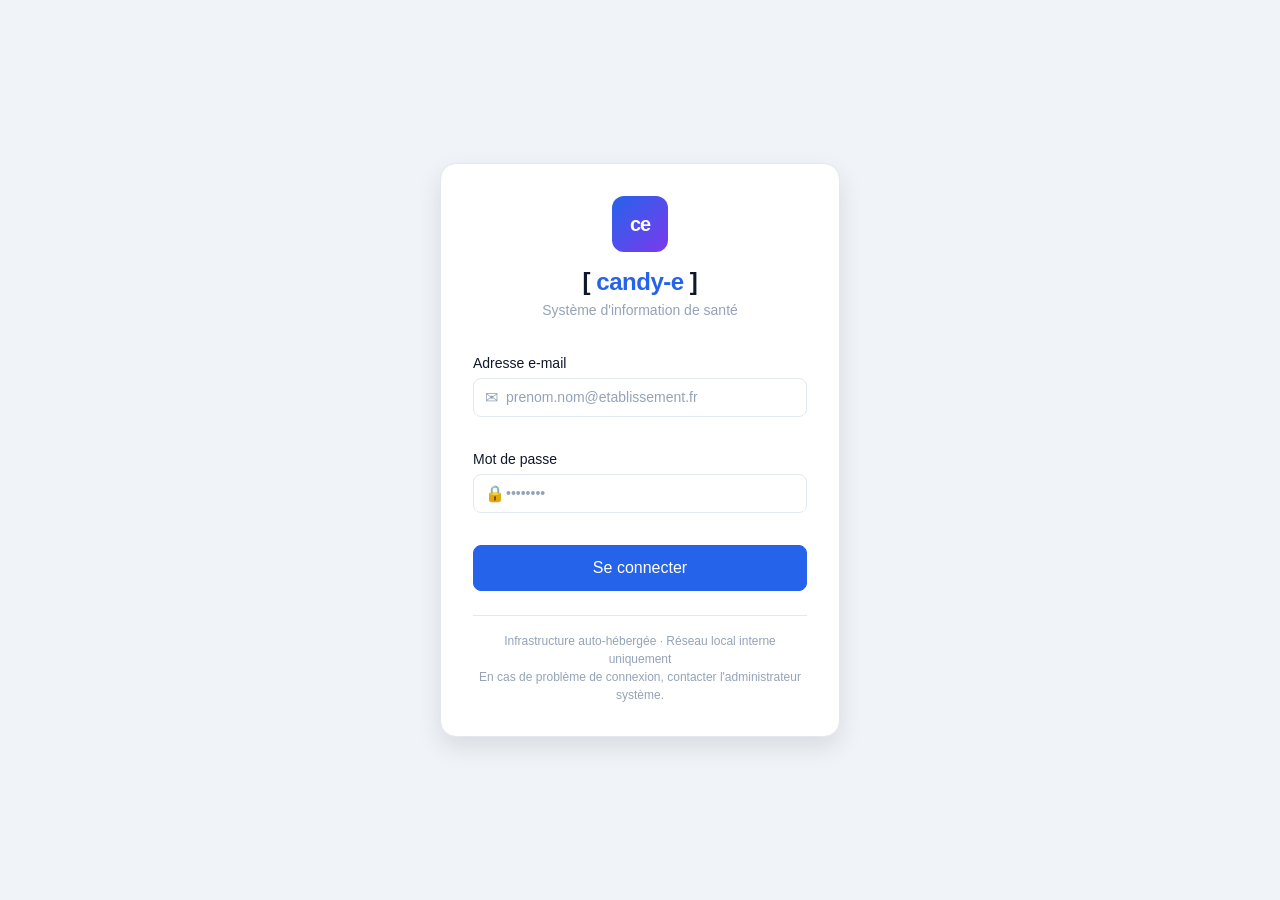
<file: index.html>
<!DOCTYPE html>
<html lang="fr">
<head>
  <meta charset="UTF-8" />
  <meta http-equiv="refresh" content="0;url=public/login.html" />
  <title>candy-e</title>
</head>
<body>
  <a href="public/login.html">candy-e → connexion</a>
</body>
</html>
</file>
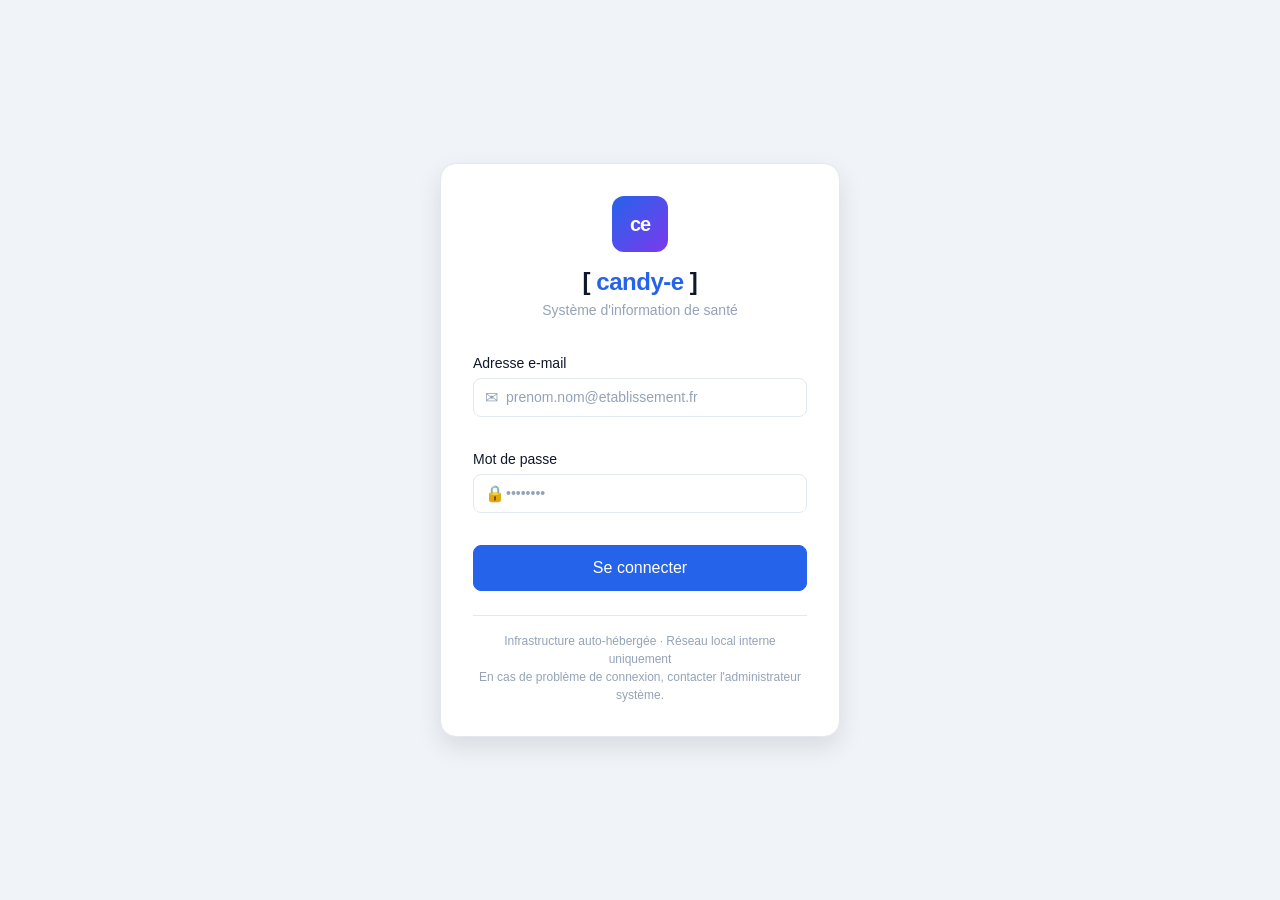
<file: frontend/index.html>
<!DOCTYPE html>
<html lang="fr">
<head>
  <meta charset="UTF-8" />
  <meta http-equiv="refresh" content="0;url=public/login.html?fresh=1" />
  <title>candy-e</title>
</head>
<body>
  <a href="public/login.html">candy-e → connexion</a>
</body>
</html>
</file>
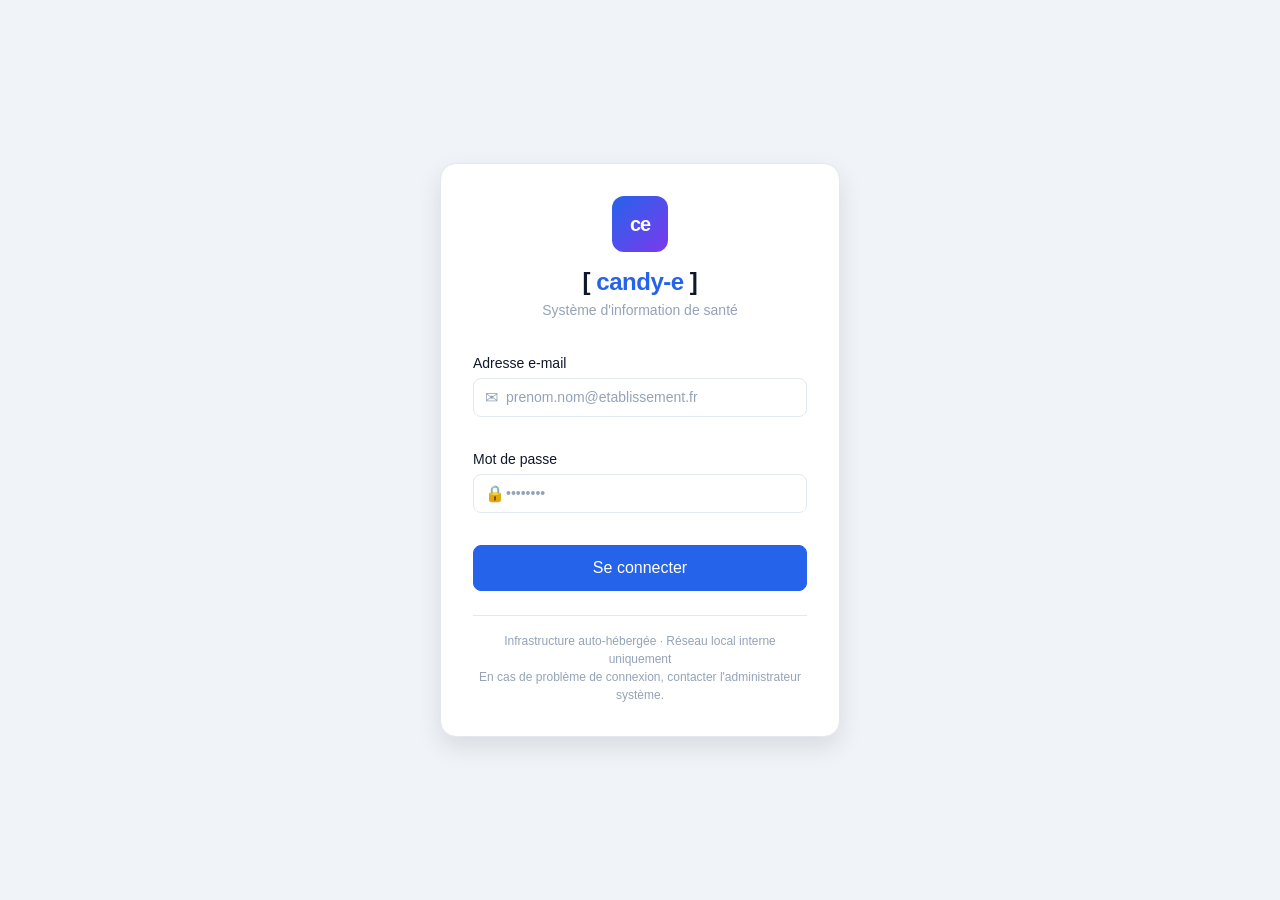
<file: public/index.html>
<!DOCTYPE html>
<html lang="fr" data-theme="light">
<head>
  <meta charset="UTF-8" />
  <meta name="viewport" content="width=device-width, initial-scale=1.0" />
  <title>[ candy-e ] — Dashboard</title>

  <link rel="stylesheet" href="../src/styles/main.css" />
  <script src="./assets/vendor/supabase.min.js"></script>
</head>
<body>

  <div class="app-container" id="app">
    <aside class="sidebar" id="sidebar" role="navigation" aria-label="Navigation principale"></aside>
    <div class="sidebar-overlay" id="sidebar-overlay" aria-hidden="true"></div>
    <div class="main-wrapper">
      <header class="topbar" id="topbar" role="banner"></header>
      <main class="main-content" id="main-content" role="main" tabindex="-1">
        <div style="padding:var(--space-6);">
          <div class="skeleton" style="height:32px;width:200px;margin-bottom:var(--space-3);"></div>
          <div class="skeleton" style="height:16px;width:320px;margin-bottom:var(--space-8);"></div>
          <div class="grid-4" style="margin-bottom:var(--space-6);">
            <div class="skeleton" style="height:100px;border-radius:var(--radius-lg);"></div>
            <div class="skeleton" style="height:100px;border-radius:var(--radius-lg);"></div>
            <div class="skeleton" style="height:100px;border-radius:var(--radius-lg);"></div>
            <div class="skeleton" style="height:100px;border-radius:var(--radius-lg);"></div>
          </div>
          <div class="skeleton" style="height:280px;border-radius:var(--radius-lg);"></div>
        </div>
      </main>
      <footer class="footer" id="footer" role="contentinfo"></footer>
    </div>
  </div>

  <div class="toast-container" id="toast-container" role="region" aria-label="Notifications" aria-live="polite"></div>

  <script type="module">
    import { initAuth, requireAuth }   from '../src/core/auth.js';
    import { mountSidebar }            from '../src/layout/sidebar.js';
    import { mountTopbar }             from '../src/layout/topbar.js';
    import { mountFooter }             from '../src/layout/footer.js';
    import { startRouter, route }      from '../src/core/router.js';
    import { mountDashboard }          from '../src/modules/dashboard/dashboard.js';
    import { mountPatientList }        from '../src/modules/patient/patient-list.js';
    import { mountPatientRecord }      from '../src/modules/patient/patient-record.js';
    import { mountAgenda }             from '../src/modules/agenda/agenda.js';
    import { mountAdmin }              from '../src/modules/admin/admin.js';
    import { can }                     from '../src/core/rbac.js';
    import { getRole, subscribe, addNotification, removeNotification } from '../src/core/state.js';

    // 1. Authentification
    await initAuth();
    const ok = await requireAuth();
    if (!ok) throw new Error('Redirection login');

    // 2. Shell
    mountSidebar();
    mountTopbar();
    mountFooter();

    // 3. Système de toasts
    subscribe('notifications', (notifs) => {
      const container = document.getElementById('toast-container');
      if (!container) return;
      container.innerHTML = notifs.map(n => `
        <div class="toast toast--${n.type}" data-id="${n.id}">
          <strong>${n.title}</strong>${n.message ? `<span>${n.message}</span>` : ''}
        </div>`).join('');
      container.querySelectorAll('.toast').forEach(t => {
        setTimeout(() => {
          removeNotification(t.dataset.id);
          t.remove();
        }, 4000);
      });
    });

    // 4. Routes
    route('dashboard',     () => mountDashboard());
    route('patients',      () => mountPatientList(),   { permission: 'patient.read' });
    route('patient',       () => mountPatientRecord(), { permission: 'patient.read' });
    route('agenda',        () => mountAgenda(),        { permission: 'agenda.read' });
    route('consultations', () => mountPatientList(),   { permission: 'consultation.read' });
    route('ordonnances',   () => mountPatientList(),   { permission: 'ordonnance.read' });
    route('admin',         () => mountAdmin(),         { permission: 'admin.access' });

    // 5. Démarrer
    startRouter();
  </script>

</body>
</html>
</file>
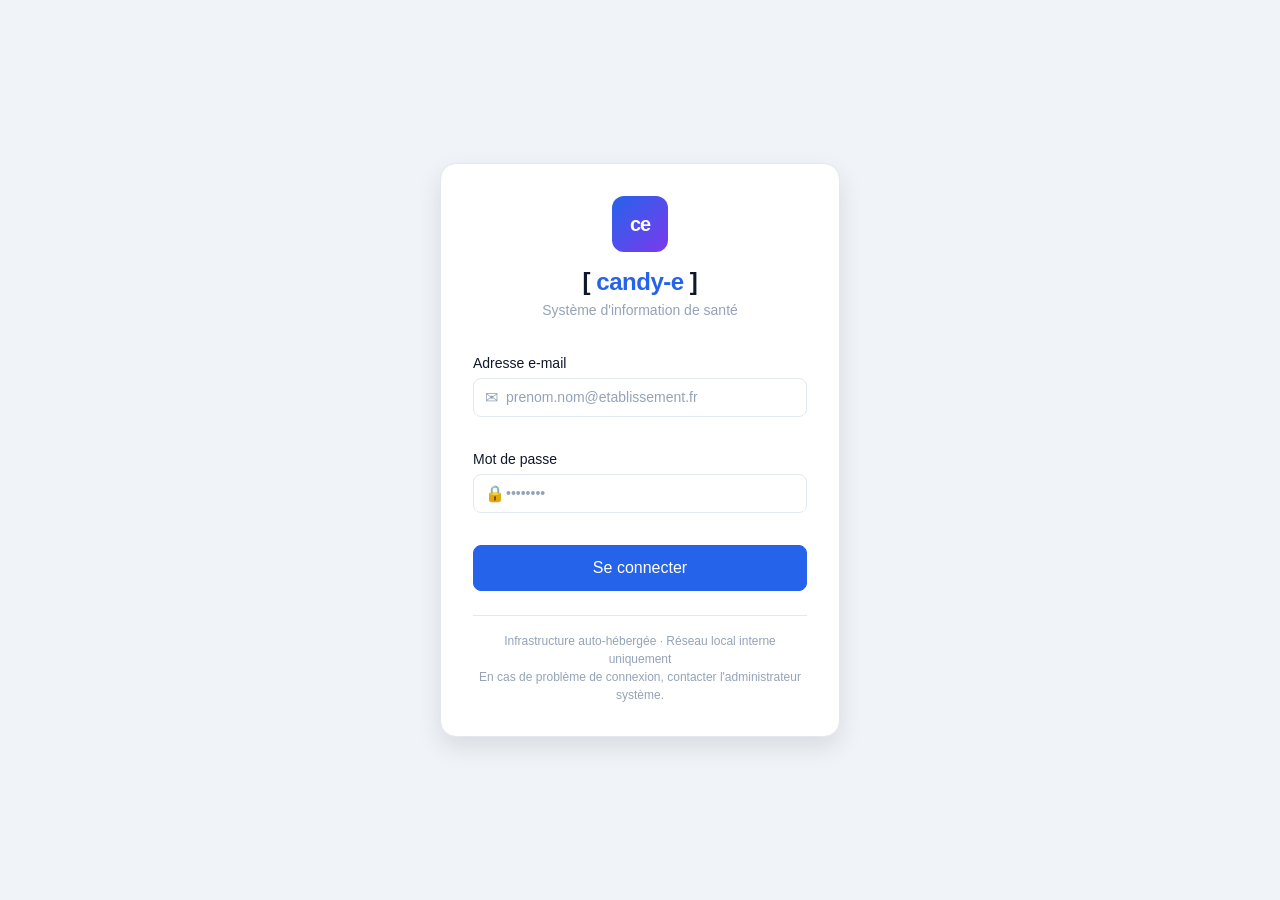
<file: public/login.html>
<!DOCTYPE html>
<html lang="fr" data-theme="light">
<head>
  <meta charset="UTF-8" />
  <meta name="viewport" content="width=device-width, initial-scale=1.0" />
  <title>[ candy-e ] — Connexion</title>

  <link rel="stylesheet" href="../src/styles/main.css" />
  <script src="./assets/vendor/supabase.min.js"></script>

  <style>
    /* Styles spécifiques à la page de login */
    .login-page {
      min-height: 100vh;
      display: flex;
      align-items: center;
      justify-content: center;
      background: var(--color-bg);
      padding: var(--space-4);
    }

    .login-card {
      background: var(--color-surface);
      border: 1px solid var(--color-border);
      border-radius: var(--radius-xl);
      box-shadow: var(--shadow-lg);
      width: 100%;
      max-width: 400px;
      padding: var(--space-8);
    }

    .login-brand {
      display: flex;
      flex-direction: column;
      align-items: center;
      gap: var(--space-3);
      margin-bottom: var(--space-8);
      text-align: center;
    }

    .login-logo {
      width: 56px;
      height: 56px;
      border-radius: var(--radius-lg);
      background: linear-gradient(135deg, var(--color-primary), #7c3aed);
      display: flex;
      align-items: center;
      justify-content: center;
      color: #fff;
      font-weight: 700;
      font-size: 1.25rem;
      letter-spacing: -1px;
    }

    .login-title {
      font-size: var(--text-2xl);
      font-weight: var(--fw-bold);
      color: var(--color-text);
      letter-spacing: -0.02em;
    }

    .login-title span { color: var(--color-primary); }

    .login-subtitle {
      font-size: var(--text-sm);
      color: var(--color-text-muted);
    }

    .login-form {
      display: flex;
      flex-direction: column;
      gap: var(--space-4);
    }

    .login-error {
      background: var(--color-danger-light);
      color: var(--color-danger-dark, #991b1b);
      border: 1px solid var(--color-danger);
      border-radius: var(--radius-md);
      padding: var(--space-3) var(--space-4);
      font-size: var(--text-sm);
      display: none;
    }

    .login-error.visible { display: block; }

    .login-footer {
      margin-top: var(--space-6);
      text-align: center;
      font-size: var(--text-xs);
      color: var(--color-text-muted);
      border-top: 1px solid var(--color-border);
      padding-top: var(--space-4);
    }

    /* Spinner dans le bouton */
    .btn-spinner {
      display: none;
      width: 16px;
      height: 16px;
      border: 2px solid rgba(255,255,255,.4);
      border-top-color: #fff;
      border-radius: 50%;
      animation: spin .6s linear infinite;
    }

    @keyframes spin { to { transform: rotate(360deg); } }
    .btn--loading .btn-spinner { display: inline-block; }
    .btn--loading .btn-label   { display: none; }
  </style>
</head>
<body>

  <div class="login-page">
    <div class="login-card">

      <!-- Marque -->
      <div class="login-brand">
        <div class="login-logo">ce</div>
        <div>
          <div class="login-title">[ <span>candy-e</span> ]</div>
          <div class="login-subtitle">Système d'information de santé</div>
        </div>
      </div>

      <!-- Formulaire -->
      <form class="login-form" id="login-form" novalidate autocomplete="on">

        <!-- Message d'erreur -->
        <div class="login-error" id="login-error" role="alert"></div>

        <!-- Email -->
        <div class="form-group">
          <label class="label" for="email">Adresse e-mail</label>
          <div class="input-wrapper">
            <span class="input-wrapper__icon" aria-hidden="true">✉</span>
            <input
              class="input"
              type="email"
              id="email"
              name="email"
              autocomplete="email"
              placeholder="prenom.nom@etablissement.fr"
              required
            />
          </div>
        </div>

        <!-- Mot de passe -->
        <div class="form-group">
          <label class="label" for="password">Mot de passe</label>
          <div class="input-wrapper">
            <span class="input-wrapper__icon" aria-hidden="true">🔒</span>
            <input
              class="input"
              type="password"
              id="password"
              name="password"
              autocomplete="current-password"
              placeholder="••••••••"
              required
            />
          </div>
        </div>

        <!-- Bouton -->
        <button type="submit" class="btn btn--primary btn--full btn--lg" id="btn-login">
          <span class="btn-spinner" aria-hidden="true"></span>
          <span class="btn-label">Se connecter</span>
        </button>

      </form>

      <!-- Pied de page -->
      <div class="login-footer">
        Infrastructure auto-hébergée · Réseau local interne uniquement<br />
        En cas de problème de connexion, contacter l'administrateur système.
      </div>

    </div>
  </div>

  <script type="module">
    import { login, redirectIfAuthenticated } from '../src/core/auth.js';

    // Redirige automatiquement si déjà connecté
    await redirectIfAuthenticated();

    const form    = document.getElementById('login-form');
    const btnLogin = document.getElementById('btn-login');
    const errorEl  = document.getElementById('login-error');

    function setLoading(v) {
      btnLogin.classList.toggle('btn--loading', v);
      btnLogin.disabled = v;
    }

    function showError(msg) {
      errorEl.textContent = msg;
      errorEl.classList.add('visible');
    }

    function clearError() {
      errorEl.classList.remove('visible');
    }

    form.addEventListener('submit', async (e) => {
      e.preventDefault();
      clearError();

      const email    = document.getElementById('email').value.trim();
      const password = document.getElementById('password').value;

      if (!email || !password) {
        showError('Veuillez renseigner votre e-mail et votre mot de passe.');
        return;
      }

      setLoading(true);
      try {
        await login(email, password);
        const DEMO_EMAILS = ['emilie@safe-digitalisation.fr'];
        if (DEMO_EMAILS.includes(email.toLowerCase())) {
          window.location.href = 'role-select.html';
        } else {
          window.location.href = 'index.html';
        }
      } catch (err) {
        const msg = err?.message?.includes('Invalid login')
          ? 'Identifiants incorrects. Veuillez réessayer.'
          : err?.message ?? 'Erreur de connexion. Contactez l\'administrateur.';
        showError(msg);
      } finally {
        setLoading(false);
      }
    });
  </script>

</body>
</html>
</file>
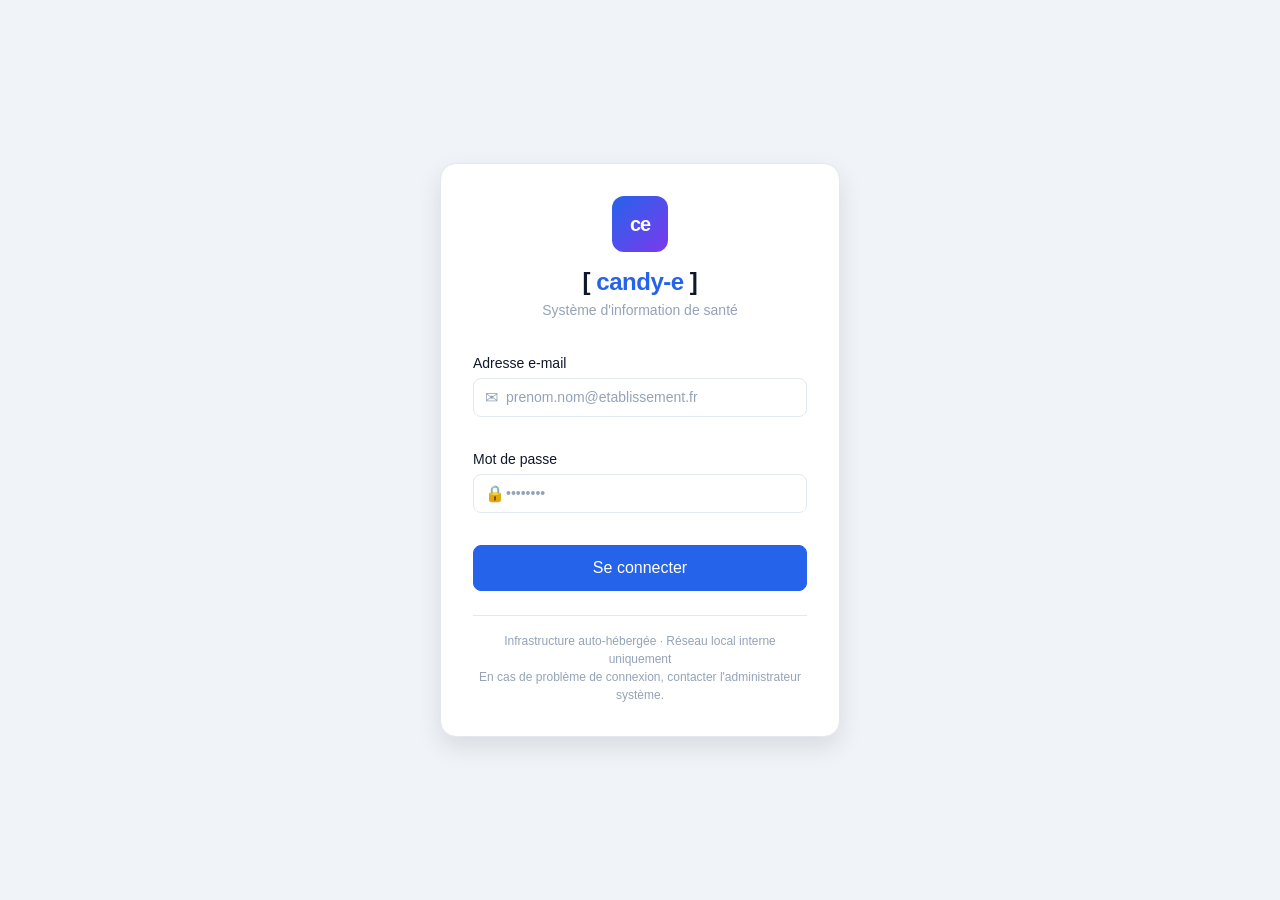
<file: public/role-select.html>
<!DOCTYPE html>
<html lang="fr" data-theme="light">
<head>
  <meta charset="UTF-8" />
  <meta name="viewport" content="width=device-width, initial-scale=1.0" />
  <title>[ candy-e ] — Choisir un rôle</title>

  <link rel="stylesheet" href="../src/styles/main.css" />
  <script src="./assets/vendor/supabase.min.js"></script>

  <style>
    .role-page {
      min-height: 100vh;
      background: var(--color-bg);
      padding: var(--space-8) var(--space-4);
    }
    .role-page__header {
      text-align: center;
      margin-bottom: var(--space-8);
    }
    .role-logo {
      width: 56px; height: 56px;
      border-radius: var(--radius-lg);
      background: linear-gradient(135deg, var(--color-primary), #7c3aed);
      display: flex; align-items: center; justify-content: center;
      color: #fff; font-weight: 700; font-size: 1.25rem;
      margin: 0 auto var(--space-4);
    }
    .role-grid {
      display: grid;
      grid-template-columns: repeat(auto-fill, minmax(200px, 1fr));
      gap: var(--space-4);
      max-width: 900px;
      margin: 0 auto;
    }
    .role-card {
      background: var(--color-surface);
      border: 2px solid var(--color-border);
      border-radius: var(--radius-xl);
      padding: var(--space-6) var(--space-4);
      cursor: pointer;
      text-align: center;
      transition: border-color .15s, box-shadow .15s, transform .1s;
    }
    .role-card:hover {
      border-color: var(--color-primary);
      box-shadow: 0 0 0 3px var(--color-primary-light);
      transform: translateY(-2px);
    }
    .role-card__icon { font-size: 2rem; margin-bottom: var(--space-3); }
    .role-card__label { font-size: .9375rem; font-weight: 700; color: var(--color-text); }
    .role-card__desc  { font-size: .75rem; color: var(--color-text-muted); margin-top: .25rem; }
    .role-section-title {
      font-size: .6875rem; font-weight: 700; text-transform: uppercase;
      letter-spacing: .08em; color: var(--color-text-muted);
      max-width: 900px; margin: var(--space-6) auto var(--space-3);
    }
    .demo-badge {
      display: inline-block;
      background: var(--color-warning-light, #fef9c3);
      color: var(--color-warning-dark, #854d0e);
      border: 1px solid var(--color-warning);
      border-radius: 999px;
      padding: 4px 12px;
      font-size: .75rem;
      font-weight: 600;
      margin-bottom: var(--space-4);
    }
  </style>
</head>
<body>
  <div class="role-page">
    <div class="role-page__header">
      <div class="role-logo">ce</div>
      <h1 style="font-size:var(--text-2xl);font-weight:700;margin-bottom:.5rem;">Mode démo</h1>
      <div class="demo-badge">🎭 Sélectionne le rôle à simuler</div>
      <p style="color:var(--color-text-muted);font-size:.875rem;max-width:480px;margin:0 auto;">
        Chaque rôle donne accès à des modules et permissions différents.
        Tu peux changer de rôle à tout moment depuis le tableau de bord.
      </p>
    </div>

    <div class="role-section-title">Direction & Administration</div>
    <div class="role-grid" id="grid-admin"></div>

    <div class="role-section-title">Personnel soignant</div>
    <div class="role-grid" id="grid-soins"></div>

    <div class="role-section-title">Paramédical & Support</div>
    <div class="role-grid" id="grid-para"></div>
  </div>

  <script type="module">
    import { getSession } from '../src/core/auth.js';

    // Vérifier que l'utilisateur est bien connecté
    const session = await getSession();
    if (!session) { window.location.href = 'login.html'; }

    const ROLES = [
      // Administration
      { id: 'admin_crm',      label: 'Administrateur',    icon: '🛡️',  desc: 'Accès complet — gestion système',           group: 'admin' },
      { id: 'cadre',          label: 'Cadre de santé',    icon: '📊',  desc: 'Pilotage, planning et coordination',         group: 'admin' },
      // Soignants
      { id: 'medecin',        label: 'Médecin',           icon: '🩺',  desc: 'Consultations, ordonnances, dossier complet',group: 'soins' },
      { id: 'infirmiere',     label: 'Infirmier(e)',       icon: '💉',  desc: 'Soins, transmissions, traitements',          group: 'soins' },
      { id: 'aide_soignante', label: 'Aide-soignant(e)',  icon: '🤝',  desc: 'Soins de confort, notes de suivi',           group: 'soins' },
      // Paramédical & support
      { id: 'kine',           label: 'Kinésithérapeute',  icon: '🏋️',  desc: 'Rééducation et suivi fonctionnel',           group: 'para' },
      { id: 'psycho',         label: 'Psychologue',       icon: '🧠',  desc: 'Santé mentale et accompagnement',            group: 'para' },
      { id: 'ergo',           label: 'Ergothérapeute',    icon: '♿',  desc: 'Suivi de l\'autonomie',                      group: 'para' },
      { id: 'ash',            label: 'ASH',               icon: '🏠',  desc: 'Services hôteliers et logistique',           group: 'para' },
      { id: 'secretaire',     label: 'Secrétaire',        icon: '📋',  desc: 'Agenda et gestion administrative',           group: 'para' },
    ];

    const grids = { admin: 'grid-admin', soins: 'grid-soins', para: 'grid-para' };

    ROLES.forEach(role => {
      const grid = document.getElementById(grids[role.group]);
      if (!grid) return;
      const card = document.createElement('div');
      card.className = 'role-card';
      card.innerHTML = `
        <div class="role-card__icon">${role.icon}</div>
        <div class="role-card__label">${role.label}</div>
        <div class="role-card__desc">${role.desc}</div>
      `;
      card.addEventListener('click', () => {
        sessionStorage.setItem('candy_demo_role', role.id);
        window.location.href = 'index.html';
      });
      grid.appendChild(card);
    });
  </script>
</body>
</html>
</file>
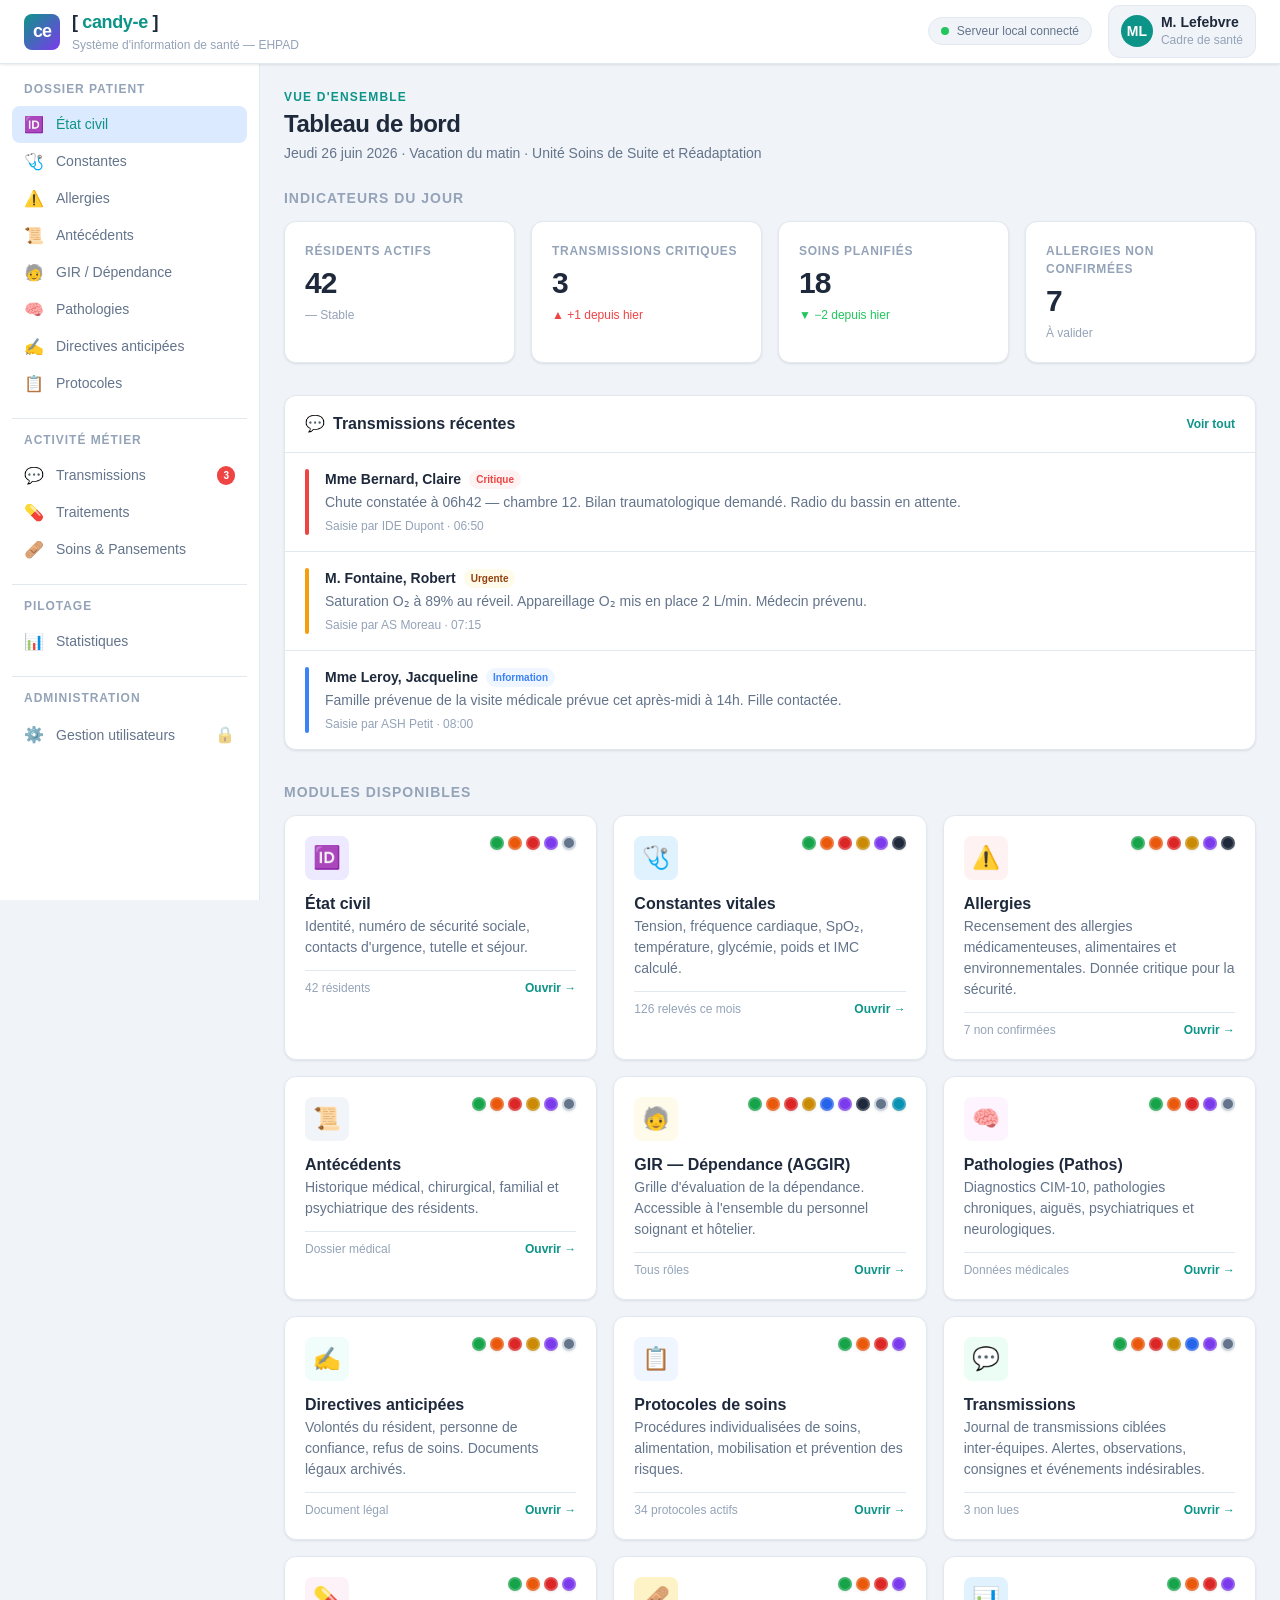
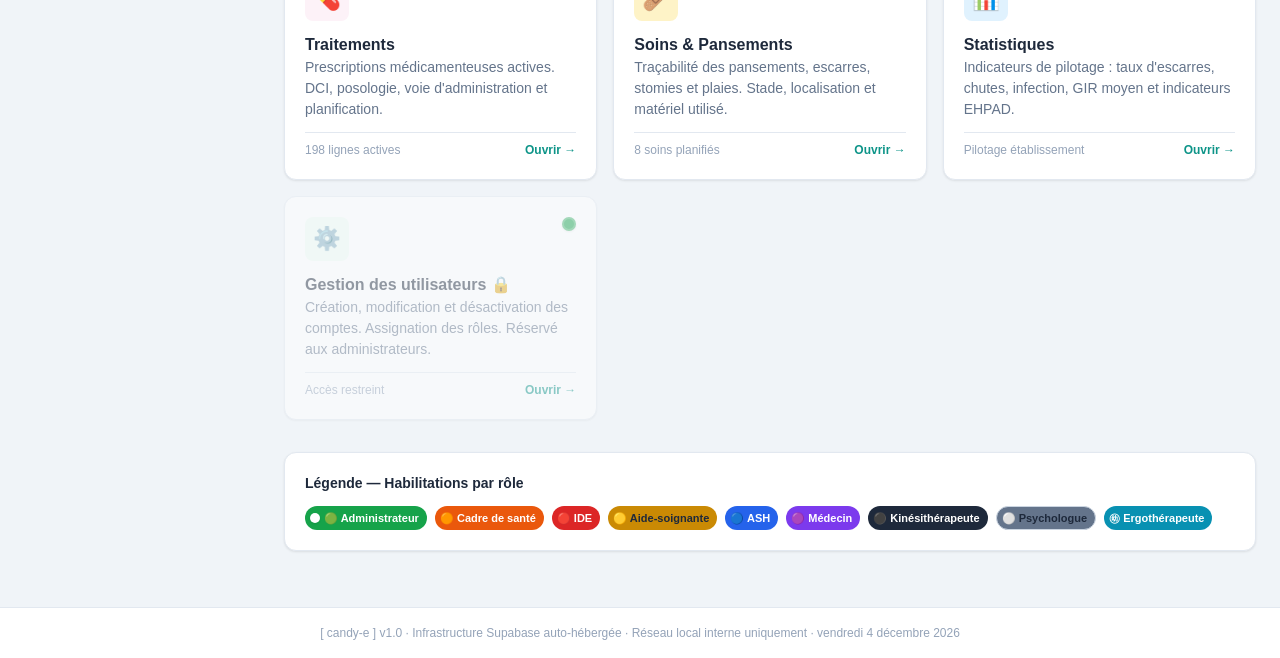
<file: ui/dashboard.html>
<!DOCTYPE html>
<html lang="fr">
<head>
  <meta charset="UTF-8" />
  <meta name="viewport" content="width=device-width, initial-scale=1.0" />
  <title>[ candy-e ] — Dashboard</title>

  <!--
    [ candy-e ] — Tableau de bord principal
    =========================================
    Design System complet embarqué (aucune dépendance externe).
    Polices système : -apple-system, Segoe UI, sans-serif (pas de Google Fonts).
    Thème Jour / Nuit natif via @media (prefers-color-scheme: dark).
    Charte graphique : tons pastels médicaux apaisants.
  -->

  <style>
    /* =====================================================================
       DESIGN SYSTEM — Variables CSS globales
       Mode Jour (clair, tons pastel médical)
    ====================================================================== */
    :root {
      /* Palette principale */
      --c-bg-app:         #f0f4f8;      /* Fond général de l'application */
      --c-bg-sidebar:     #ffffff;      /* Sidebar */
      --c-bg-card:        #ffffff;      /* Cartes de modules */
      --c-bg-header:      #ffffff;      /* En-tête */
      --c-bg-hover:       #eaf1fb;      /* Survol d'éléments interactifs */
      --c-bg-active:      #dbeafe;      /* Élément de navigation actif */

      /* Couleurs de texte */
      --c-text-primary:   #1e293b;      /* Texte principal */
      --c-text-secondary: #64748b;      /* Texte secondaire, métadonnées */
      --c-text-muted:     #94a3b8;      /* Texte désactivé / hint */
      --c-text-on-accent: #ffffff;      /* Texte sur fond coloré */

      /* Accent principal (teal médical) */
      --c-accent:         #0d9488;
      --c-accent-light:   #ccfbf1;
      --c-accent-hover:   #0f766e;

      /* Bordures et séparateurs */
      --c-border:         #e2e8f0;
      --c-border-strong:  #cbd5e1;

      /* Ombres */
      --shadow-sm:  0 1px 3px rgba(0,0,0,.06), 0 1px 2px rgba(0,0,0,.04);
      --shadow-md:  0 4px 12px rgba(0,0,0,.08), 0 2px 4px rgba(0,0,0,.04);
      --shadow-lg:  0 10px 24px rgba(0,0,0,.10), 0 4px 8px rgba(0,0,0,.06);

      /* Typographie — polices système uniquement (pas de CDN) */
      --font-sans:  -apple-system, BlinkMacSystemFont, "Segoe UI", Helvetica,
                    Arial, sans-serif, "Apple Color Emoji";
      --font-mono:  "SF Mono", "Fira Code", "Cascadia Code", Consolas, monospace;

      /* Échelle typographique */
      --text-xs:    0.75rem;
      --text-sm:    0.875rem;
      --text-base:  1rem;
      --text-lg:    1.125rem;
      --text-xl:    1.25rem;
      --text-2xl:   1.5rem;
      --text-3xl:   1.875rem;

      /* Poids */
      --fw-normal:  400;
      --fw-medium:  500;
      --fw-semibold:600;
      --fw-bold:    700;

      /* Espacement */
      --space-1:    0.25rem;
      --space-2:    0.5rem;
      --space-3:    0.75rem;
      --space-4:    1rem;
      --space-5:    1.25rem;
      --space-6:    1.5rem;
      --space-8:    2rem;
      --space-10:   2.5rem;
      --space-12:   3rem;

      /* Rayons */
      --radius-sm:  0.375rem;
      --radius-md:  0.5rem;
      --radius-lg:  0.75rem;
      --radius-xl:  1rem;
      --radius-full:9999px;

      /* Largeur de la sidebar */
      --sidebar-w:  260px;

      /* Hauteur de l'en-tête */
      --header-h:   64px;

      /* Transitions */
      --transition: 180ms ease;

      /* Couleurs des badges de rôle */
      --badge-admin:  #16a34a;   /* 🟢 Administrateur */
      --badge-cadre:  #ea580c;   /* 🟠 Cadre */
      --badge-ide:    #dc2626;   /* 🔴 IDE */
      --badge-as:     #ca8a04;   /* 🟡 Aide-soignante */
      --badge-ash:    #2563eb;   /* 🔵 ASH */
      --badge-medecin:#7c3aed;   /* 🟣 Médecin */
      --badge-kine:   #1e293b;   /* ⚫️ Kiné */
      --badge-psycho: #64748b;   /* ⚪️ Psychologue */
      --badge-ergo:   #0891b2;   /* ㉅  Ergothérapeute */

      /* Couleurs sémantiques */
      --c-success:  #22c55e;
      --c-warning:  #f59e0b;
      --c-danger:   #ef4444;
      --c-info:     #3b82f6;

      --c-success-bg: #f0fdf4;
      --c-warning-bg: #fffbeb;
      --c-danger-bg:  #fef2f2;
      --c-info-bg:    #eff6ff;
    }

    /* =====================================================================
       MODE NUIT — Bascule automatique sans JavaScript
       Déclenché par la préférence système de l'utilisateur
    ====================================================================== */
    @media (prefers-color-scheme: dark) {
      :root {
        --c-bg-app:         #0f172a;
        --c-bg-sidebar:     #1e293b;
        --c-bg-card:        #1e293b;
        --c-bg-header:      #1e293b;
        --c-bg-hover:       #2d3f56;
        --c-bg-active:      #1d3a5c;

        --c-text-primary:   #e2e8f0;
        --c-text-secondary: #94a3b8;
        --c-text-muted:     #64748b;
        --c-text-on-accent: #ffffff;

        --c-accent:         #14b8a6;
        --c-accent-light:   #134e4a;
        --c-accent-hover:   #0d9488;

        --c-border:         #334155;
        --c-border-strong:  #475569;

        --shadow-sm:  0 1px 3px rgba(0,0,0,.3);
        --shadow-md:  0 4px 12px rgba(0,0,0,.4);
        --shadow-lg:  0 10px 24px rgba(0,0,0,.5);

        --badge-kine:   #94a3b8;
        --badge-psycho: #cbd5e1;

        --c-success-bg: #052e16;
        --c-warning-bg: #1c1000;
        --c-danger-bg:  #1c0707;
        --c-info-bg:    #071a36;
      }
    }

    /* =====================================================================
       RESET & BASE
    ====================================================================== */
    *, *::before, *::after {
      box-sizing: border-box;
      margin: 0;
      padding: 0;
    }

    html { font-size: 16px; scroll-behavior: smooth; }

    body {
      font-family: var(--font-sans);
      font-size: var(--text-base);
      color: var(--c-text-primary);
      background-color: var(--c-bg-app);
      line-height: 1.5;
      min-height: 100vh;
      display: flex;
      flex-direction: column;
      -webkit-font-smoothing: antialiased;
    }

    a { color: inherit; text-decoration: none; }
    ul, ol { list-style: none; }
    button { cursor: pointer; font-family: inherit; }
    img { max-width: 100%; display: block; }

    /* =====================================================================
       MISE EN PAGE PRINCIPALE
    ====================================================================== */
    .layout {
      display: grid;
      grid-template-columns: var(--sidebar-w) 1fr;
      grid-template-rows: var(--header-h) 1fr;
      min-height: 100vh;
    }

    /* =====================================================================
       EN-TÊTE
    ====================================================================== */
    .header {
      grid-column: 1 / -1;
      background: var(--c-bg-header);
      border-bottom: 1px solid var(--c-border);
      box-shadow: var(--shadow-sm);
      display: flex;
      align-items: center;
      justify-content: space-between;
      padding: 0 var(--space-6);
      position: sticky;
      top: 0;
      z-index: 100;
    }

    .header__brand {
      display: flex;
      align-items: center;
      gap: var(--space-3);
    }

    .header__logo {
      width: 36px;
      height: 36px;
      background: linear-gradient(135deg, var(--c-accent), #7c3aed);
      border-radius: var(--radius-md);
      display: flex;
      align-items: center;
      justify-content: center;
      font-size: var(--text-lg);
      color: #fff;
      font-weight: var(--fw-bold);
      letter-spacing: -1px;
    }

    .header__title {
      font-size: var(--text-lg);
      font-weight: var(--fw-bold);
      color: var(--c-text-primary);
      letter-spacing: -0.02em;
    }

    .header__title span {
      color: var(--c-accent);
    }

    .header__subtitle {
      font-size: var(--text-xs);
      color: var(--c-text-muted);
      font-weight: var(--fw-normal);
    }

    .header__right {
      display: flex;
      align-items: center;
      gap: var(--space-4);
    }

    .header__status {
      display: flex;
      align-items: center;
      gap: var(--space-2);
      font-size: var(--text-xs);
      color: var(--c-text-secondary);
      background: var(--c-bg-app);
      padding: var(--space-1) var(--space-3);
      border-radius: var(--radius-full);
      border: 1px solid var(--c-border);
    }

    .status-dot {
      width: 8px;
      height: 8px;
      border-radius: 50%;
      background: var(--c-success);
      animation: pulse-status 2s infinite;
    }

    @keyframes pulse-status {
      0%, 100% { opacity: 1; }
      50% { opacity: .4; }
    }

    /* Profil utilisateur en en-tête */
    .user-chip {
      display: flex;
      align-items: center;
      gap: var(--space-2);
      padding: var(--space-2) var(--space-3);
      border-radius: var(--radius-lg);
      border: 1px solid var(--c-border);
      background: var(--c-bg-app);
      transition: background var(--transition);
    }

    .user-chip:hover { background: var(--c-bg-hover); }

    .user-chip__avatar {
      width: 32px;
      height: 32px;
      border-radius: 50%;
      display: flex;
      align-items: center;
      justify-content: center;
      font-weight: var(--fw-bold);
      font-size: var(--text-sm);
      color: #fff;
      background: var(--c-accent);
      flex-shrink: 0;
    }

    .user-chip__info { display: flex; flex-direction: column; }

    .user-chip__name {
      font-size: var(--text-sm);
      font-weight: var(--fw-semibold);
      color: var(--c-text-primary);
      line-height: 1.2;
    }

    .user-chip__role {
      font-size: var(--text-xs);
      color: var(--c-text-muted);
    }

    /* =====================================================================
       SIDEBAR — Navigation principale
    ====================================================================== */
    .sidebar {
      grid-row: 2;
      background: var(--c-bg-sidebar);
      border-right: 1px solid var(--c-border);
      overflow-y: auto;
      padding: var(--space-4) 0;
      position: sticky;
      top: var(--header-h);
      height: calc(100vh - var(--header-h));
    }

    .nav-section {
      padding: 0 var(--space-3);
      margin-bottom: var(--space-4);
    }

    .nav-section__label {
      font-size: var(--text-xs);
      font-weight: var(--fw-semibold);
      color: var(--c-text-muted);
      text-transform: uppercase;
      letter-spacing: 0.08em;
      padding: 0 var(--space-3);
      margin-bottom: var(--space-2);
    }

    .nav-item {
      display: flex;
      align-items: center;
      gap: var(--space-3);
      padding: var(--space-2) var(--space-3);
      border-radius: var(--radius-md);
      font-size: var(--text-sm);
      font-weight: var(--fw-medium);
      color: var(--c-text-secondary);
      transition: background var(--transition), color var(--transition);
      cursor: pointer;
      user-select: none;
    }

    .nav-item:hover {
      background: var(--c-bg-hover);
      color: var(--c-text-primary);
    }

    .nav-item.active {
      background: var(--c-bg-active);
      color: var(--c-accent);
    }

    .nav-item__icon {
      width: 20px;
      height: 20px;
      display: flex;
      align-items: center;
      justify-content: center;
      font-size: var(--text-base);
      flex-shrink: 0;
    }

    .nav-item__label { flex: 1; }

    .nav-item__badge {
      font-size: 10px;
      font-weight: var(--fw-bold);
      padding: 2px 6px;
      border-radius: var(--radius-full);
      background: var(--c-danger);
      color: #fff;
    }

    .nav-separator {
      height: 1px;
      background: var(--c-border);
      margin: var(--space-3) var(--space-3);
    }

    /* =====================================================================
       CONTENU PRINCIPAL
    ====================================================================== */
    .main {
      grid-row: 2;
      padding: var(--space-6);
      overflow-y: auto;
    }

    /* =====================================================================
       PAGE HEADER (section en haut du contenu)
    ====================================================================== */
    .page-header {
      margin-bottom: var(--space-6);
    }

    .page-header__eyebrow {
      font-size: var(--text-xs);
      font-weight: var(--fw-semibold);
      text-transform: uppercase;
      letter-spacing: 0.1em;
      color: var(--c-accent);
      margin-bottom: var(--space-1);
    }

    .page-header__title {
      font-size: var(--text-2xl);
      font-weight: var(--fw-bold);
      color: var(--c-text-primary);
      letter-spacing: -0.02em;
      line-height: 1.2;
    }

    .page-header__desc {
      font-size: var(--text-sm);
      color: var(--c-text-secondary);
      margin-top: var(--space-1);
    }

    /* =====================================================================
       GRILLES DE CARTES
    ====================================================================== */
    .cards-grid {
      display: grid;
      grid-template-columns: repeat(auto-fill, minmax(280px, 1fr));
      gap: var(--space-4);
      margin-bottom: var(--space-8);
    }

    .cards-grid--stat {
      grid-template-columns: repeat(auto-fill, minmax(200px, 1fr));
    }

    /* =====================================================================
       CARTE MODULE
    ====================================================================== */
    .module-card {
      background: var(--c-bg-card);
      border: 1px solid var(--c-border);
      border-radius: var(--radius-lg);
      padding: var(--space-5);
      box-shadow: var(--shadow-sm);
      transition: box-shadow var(--transition), transform var(--transition),
                  border-color var(--transition);
      display: flex;
      flex-direction: column;
      gap: var(--space-3);
      cursor: pointer;
      position: relative;
      overflow: hidden;
    }

    .module-card::before {
      content: '';
      position: absolute;
      top: 0;
      left: 0;
      right: 0;
      height: 3px;
      background: var(--module-color, var(--c-accent));
      opacity: 0;
      transition: opacity var(--transition);
    }

    .module-card:hover {
      box-shadow: var(--shadow-md);
      transform: translateY(-2px);
      border-color: var(--c-border-strong);
    }

    .module-card:hover::before { opacity: 1; }

    .module-card--locked {
      opacity: .45;
      pointer-events: none;
      cursor: not-allowed;
    }

    .module-card__header {
      display: flex;
      align-items: flex-start;
      justify-content: space-between;
      gap: var(--space-2);
    }

    .module-card__icon {
      width: 44px;
      height: 44px;
      border-radius: var(--radius-md);
      display: flex;
      align-items: center;
      justify-content: center;
      font-size: 1.4rem;
      background: var(--module-icon-bg, var(--c-accent-light));
      flex-shrink: 0;
    }

    .module-card__access-tags {
      display: flex;
      flex-wrap: wrap;
      gap: 4px;
      justify-content: flex-end;
    }

    .module-card__title {
      font-size: var(--text-base);
      font-weight: var(--fw-semibold);
      color: var(--c-text-primary);
    }

    .module-card__desc {
      font-size: var(--text-sm);
      color: var(--c-text-secondary);
      line-height: 1.5;
      flex: 1;
    }

    .module-card__footer {
      display: flex;
      align-items: center;
      justify-content: space-between;
      padding-top: var(--space-2);
      border-top: 1px solid var(--c-border);
    }

    .module-card__meta {
      font-size: var(--text-xs);
      color: var(--c-text-muted);
    }

    .module-card__action {
      font-size: var(--text-xs);
      font-weight: var(--fw-semibold);
      color: var(--c-accent);
    }

    /* =====================================================================
       BADGES DE RÔLE
    ====================================================================== */
    .role-dot {
      width: 14px;
      height: 14px;
      border-radius: 50%;
      flex-shrink: 0;
      display: inline-block;
      border: 2px solid rgba(255,255,255,.2);
      box-shadow: var(--shadow-sm);
      title: attr(aria-label);
    }

    .role-dot--admin   { background: var(--badge-admin);  }
    .role-dot--cadre   { background: var(--badge-cadre);  }
    .role-dot--ide     { background: var(--badge-ide);    }
    .role-dot--as      { background: var(--badge-as);     }
    .role-dot--ash     { background: var(--badge-ash);    }
    .role-dot--medecin { background: var(--badge-medecin);}
    .role-dot--kine    { background: var(--badge-kine);   }
    .role-dot--psycho  { background: var(--badge-psycho); border-color: var(--c-border-strong); }
    .role-dot--ergo    { background: var(--badge-ergo);   }

    /* Badge textuel (pour la légende) */
    .role-badge {
      display: inline-flex;
      align-items: center;
      gap: var(--space-1);
      padding: 3px 8px 3px 5px;
      border-radius: var(--radius-full);
      font-size: 11px;
      font-weight: var(--fw-semibold);
      color: #fff;
      white-space: nowrap;
    }

    .role-badge--admin   { background: var(--badge-admin);  }
    .role-badge--cadre   { background: var(--badge-cadre);  }
    .role-badge--ide     { background: var(--badge-ide);    }
    .role-badge--as      { background: var(--badge-as);     color: #1e293b; }
    .role-badge--ash     { background: var(--badge-ash);    }
    .role-badge--medecin { background: var(--badge-medecin);}
    .role-badge--kine    { background: var(--badge-kine);   }
    .role-badge--psycho  { background: var(--badge-psycho); color: var(--c-text-primary); border: 1px solid var(--c-border-strong); }
    .role-badge--ergo    { background: var(--badge-ergo);   }

    /* =====================================================================
       CARTE STATISTIQUE (KPI)
    ====================================================================== */
    .stat-card {
      background: var(--c-bg-card);
      border: 1px solid var(--c-border);
      border-radius: var(--radius-lg);
      padding: var(--space-5);
      box-shadow: var(--shadow-sm);
      display: flex;
      flex-direction: column;
      gap: var(--space-2);
    }

    .stat-card__label {
      font-size: var(--text-xs);
      font-weight: var(--fw-semibold);
      text-transform: uppercase;
      letter-spacing: 0.06em;
      color: var(--c-text-muted);
    }

    .stat-card__value {
      font-size: var(--text-3xl);
      font-weight: var(--fw-bold);
      color: var(--c-text-primary);
      letter-spacing: -0.03em;
      line-height: 1;
    }

    .stat-card__delta {
      font-size: var(--text-xs);
      font-weight: var(--fw-medium);
      display: flex;
      align-items: center;
      gap: 3px;
    }

    .stat-card__delta--up   { color: var(--c-success); }
    .stat-card__delta--down { color: var(--c-danger); }
    .stat-card__delta--flat { color: var(--c-text-muted); }

    /* =====================================================================
       ALERTES / TRANSMISSIONS URGENTES
    ====================================================================== */
    .alert-panel {
      background: var(--c-bg-card);
      border: 1px solid var(--c-border);
      border-radius: var(--radius-lg);
      box-shadow: var(--shadow-sm);
      overflow: hidden;
      margin-bottom: var(--space-8);
    }

    .alert-panel__header {
      padding: var(--space-4) var(--space-5);
      border-bottom: 1px solid var(--c-border);
      display: flex;
      align-items: center;
      justify-content: space-between;
    }

    .alert-panel__title {
      font-size: var(--text-base);
      font-weight: var(--fw-semibold);
      color: var(--c-text-primary);
      display: flex;
      align-items: center;
      gap: var(--space-2);
    }

    .alert-list { display: flex; flex-direction: column; }

    .alert-item {
      display: flex;
      align-items: flex-start;
      gap: var(--space-4);
      padding: var(--space-4) var(--space-5);
      border-bottom: 1px solid var(--c-border);
      transition: background var(--transition);
    }

    .alert-item:last-child { border-bottom: none; }
    .alert-item:hover { background: var(--c-bg-hover); }

    .alert-item__indicator {
      width: 4px;
      border-radius: 2px;
      align-self: stretch;
      flex-shrink: 0;
      min-height: 40px;
    }

    .alert-item__indicator--critique { background: var(--c-danger); }
    .alert-item__indicator--urgente  { background: var(--c-warning); }
    .alert-item__indicator--normale  { background: var(--c-info); }

    .alert-item__content { flex: 1; }

    .alert-item__top {
      display: flex;
      align-items: center;
      gap: var(--space-2);
      margin-bottom: 2px;
      flex-wrap: wrap;
    }

    .alert-item__patient {
      font-size: var(--text-sm);
      font-weight: var(--fw-semibold);
      color: var(--c-text-primary);
    }

    .chip {
      display: inline-block;
      font-size: 10px;
      font-weight: var(--fw-semibold);
      padding: 2px 7px;
      border-radius: var(--radius-full);
    }

    .chip--critique { background: var(--c-danger-bg); color: var(--c-danger); }
    .chip--urgente  { background: var(--c-warning-bg); color: #92400e; }
    .chip--normale  { background: var(--c-info-bg); color: var(--c-info); }

    .alert-item__text {
      font-size: var(--text-sm);
      color: var(--c-text-secondary);
    }

    .alert-item__meta {
      font-size: var(--text-xs);
      color: var(--c-text-muted);
      margin-top: 4px;
    }

    /* =====================================================================
       LÉGENDE DES RÔLES
    ====================================================================== */
    .legend {
      background: var(--c-bg-card);
      border: 1px solid var(--c-border);
      border-radius: var(--radius-lg);
      padding: var(--space-5);
      box-shadow: var(--shadow-sm);
      margin-bottom: var(--space-8);
    }

    .legend__title {
      font-size: var(--text-sm);
      font-weight: var(--fw-semibold);
      color: var(--c-text-primary);
      margin-bottom: var(--space-3);
    }

    .legend__grid {
      display: flex;
      flex-wrap: wrap;
      gap: var(--space-2);
    }

    /* =====================================================================
       PIED DE PAGE
    ====================================================================== */
    .footer {
      text-align: center;
      padding: var(--space-4);
      font-size: var(--text-xs);
      color: var(--c-text-muted);
      border-top: 1px solid var(--c-border);
      background: var(--c-bg-sidebar);
    }

    /* =====================================================================
       RESPONSIVE MOBILE — Sidebar en tiroir
    ====================================================================== */
    @media (max-width: 768px) {
      .layout {
        grid-template-columns: 1fr;
        grid-template-rows: var(--header-h) auto 1fr;
      }

      .sidebar {
        display: none;       /* Masqué sur mobile (tiroir à implémenter si besoin) */
        grid-row: 2;
        position: fixed;
        top: var(--header-h);
        left: 0;
        bottom: 0;
        width: var(--sidebar-w);
        z-index: 200;
        box-shadow: var(--shadow-lg);
      }

      .sidebar.open { display: block; }

      .main {
        grid-row: 2;
        padding: var(--space-4);
      }

      .cards-grid,
      .cards-grid--stat {
        grid-template-columns: 1fr;
      }

      .header__status { display: none; }  /* Masqué sur petit écran */
    }

    @media (max-width: 480px) {
      .header { padding: 0 var(--space-4); }
      .header__title { font-size: var(--text-base); }
      .user-chip__info { display: none; }
    }

    /* =====================================================================
       UTILITAIRES
    ====================================================================== */
    .sr-only {
      position: absolute; width: 1px; height: 1px;
      padding: 0; margin: -1px; overflow: hidden;
      clip: rect(0,0,0,0); border: 0;
    }

    .section-title {
      font-size: var(--text-sm);
      font-weight: var(--fw-semibold);
      text-transform: uppercase;
      letter-spacing: 0.07em;
      color: var(--c-text-muted);
      margin-bottom: var(--space-3);
    }

    .lock-icon { font-size: var(--text-base); opacity: .5; }
  </style>
</head>

<body>
  <div class="layout">

    <!-- ===================================================================
         EN-TÊTE
    ==================================================================== -->
    <header class="header" role="banner">
      <div class="header__brand">
        <div class="header__logo" aria-hidden="true">ce</div>
        <div>
          <div class="header__title">[ <span>candy-e</span> ]</div>
          <div class="header__subtitle">Système d'information de santé — EHPAD</div>
        </div>
      </div>

      <div class="header__right">
        <!-- Indicateur serveur local -->
        <div class="header__status" role="status" aria-live="polite">
          <span class="status-dot" aria-hidden="true"></span>
          Serveur local connecté
        </div>

        <!-- Profil utilisateur simulé — remplacer par données auth.users -->
        <div class="user-chip" role="button" tabindex="0" aria-label="Menu profil utilisateur">
          <div class="user-chip__avatar" aria-hidden="true">ML</div>
          <div class="user-chip__info">
            <span class="user-chip__name">M. Lefebvre</span>
            <span class="user-chip__role">Cadre de santé</span>
          </div>
        </div>
      </div>
    </header>

    <!-- ===================================================================
         SIDEBAR — Navigation principale
    ==================================================================== -->
    <nav class="sidebar" aria-label="Navigation principale">

      <!-- Dossier Patient -->
      <div class="nav-section">
        <div class="nav-section__label">Dossier Patient</div>
        <ul role="list">
          <li>
            <a class="nav-item active" href="#" role="menuitem" aria-current="page">
              <span class="nav-item__icon" aria-hidden="true">🆔</span>
              <span class="nav-item__label">État civil</span>
            </a>
          </li>
          <li>
            <a class="nav-item" href="#" role="menuitem">
              <span class="nav-item__icon" aria-hidden="true">🩺</span>
              <span class="nav-item__label">Constantes</span>
            </a>
          </li>
          <li>
            <a class="nav-item" href="#" role="menuitem">
              <span class="nav-item__icon" aria-hidden="true">⚠️</span>
              <span class="nav-item__label">Allergies</span>
            </a>
          </li>
          <li>
            <a class="nav-item" href="#" role="menuitem">
              <span class="nav-item__icon" aria-hidden="true">📜</span>
              <span class="nav-item__label">Antécédents</span>
            </a>
          </li>
          <li>
            <a class="nav-item" href="#" role="menuitem">
              <span class="nav-item__icon" aria-hidden="true">🧓</span>
              <span class="nav-item__label">GIR / Dépendance</span>
            </a>
          </li>
          <li>
            <a class="nav-item" href="#" role="menuitem">
              <span class="nav-item__icon" aria-hidden="true">🧠</span>
              <span class="nav-item__label">Pathologies</span>
            </a>
          </li>
          <li>
            <a class="nav-item" href="#" role="menuitem">
              <span class="nav-item__icon" aria-hidden="true">✍️</span>
              <span class="nav-item__label">Directives anticipées</span>
            </a>
          </li>
          <li>
            <a class="nav-item" href="#" role="menuitem">
              <span class="nav-item__icon" aria-hidden="true">📋</span>
              <span class="nav-item__label">Protocoles</span>
            </a>
          </li>
        </ul>
      </div>

      <div class="nav-separator" role="separator" aria-hidden="true"></div>

      <!-- Activité Métier -->
      <div class="nav-section">
        <div class="nav-section__label">Activité Métier</div>
        <ul role="list">
          <li>
            <a class="nav-item" href="#" role="menuitem">
              <span class="nav-item__icon" aria-hidden="true">💬</span>
              <span class="nav-item__label">Transmissions</span>
              <span class="nav-item__badge" aria-label="3 alertes non lues">3</span>
            </a>
          </li>
          <li>
            <a class="nav-item" href="#" role="menuitem">
              <span class="nav-item__icon" aria-hidden="true">💊</span>
              <span class="nav-item__label">Traitements</span>
            </a>
          </li>
          <li>
            <a class="nav-item" href="#" role="menuitem">
              <span class="nav-item__icon" aria-hidden="true">🩹</span>
              <span class="nav-item__label">Soins &amp; Pansements</span>
            </a>
          </li>
        </ul>
      </div>

      <div class="nav-separator" role="separator" aria-hidden="true"></div>

      <!-- Pilotage -->
      <div class="nav-section">
        <div class="nav-section__label">Pilotage</div>
        <ul role="list">
          <li>
            <a class="nav-item" href="#" role="menuitem">
              <span class="nav-item__icon" aria-hidden="true">📊</span>
              <span class="nav-item__label">Statistiques</span>
            </a>
          </li>
        </ul>
      </div>

      <div class="nav-separator" role="separator" aria-hidden="true"></div>

      <!-- Administration -->
      <div class="nav-section">
        <div class="nav-section__label">Administration</div>
        <ul role="list">
          <li>
            <!-- Verrouillé pour les non-administrateurs (illustration) -->
            <a class="nav-item" href="#" role="menuitem" aria-disabled="true">
              <span class="nav-item__icon" aria-hidden="true">⚙️</span>
              <span class="nav-item__label">Gestion utilisateurs</span>
              <span class="lock-icon" aria-label="Accès restreint aux administrateurs">🔒</span>
            </a>
          </li>
        </ul>
      </div>

    </nav>

    <!-- ===================================================================
         CONTENU PRINCIPAL — Dashboard
    ==================================================================== -->
    <main class="main" id="main-content" tabindex="-1">

      <!-- En-tête de page -->
      <div class="page-header">
        <div class="page-header__eyebrow">Vue d'ensemble</div>
        <h1 class="page-header__title">Tableau de bord</h1>
        <p class="page-header__desc">Jeudi 26 juin 2026 · Vacation du matin · Unité Soins de Suite et Réadaptation</p>
      </div>

      <!-- ================================================================
           KPI — Indicateurs rapides
      ================================================================= -->
      <p class="section-title">Indicateurs du jour</p>
      <div class="cards-grid cards-grid--stat" role="list">

        <article class="stat-card" role="listitem">
          <div class="stat-card__label">Résidents actifs</div>
          <div class="stat-card__value">42</div>
          <div class="stat-card__delta stat-card__delta--flat">— Stable</div>
        </article>

        <article class="stat-card" role="listitem">
          <div class="stat-card__label">Transmissions critiques</div>
          <div class="stat-card__value">3</div>
          <div class="stat-card__delta stat-card__delta--down">▲ +1 depuis hier</div>
        </article>

        <article class="stat-card" role="listitem">
          <div class="stat-card__label">Soins planifiés</div>
          <div class="stat-card__value">18</div>
          <div class="stat-card__delta stat-card__delta--up">▼ −2 depuis hier</div>
        </article>

        <article class="stat-card" role="listitem">
          <div class="stat-card__label">Allergies non confirmées</div>
          <div class="stat-card__value">7</div>
          <div class="stat-card__delta stat-card__delta--flat">À valider</div>
        </article>

      </div>

      <!-- ================================================================
           TRANSMISSIONS URGENTES
      ================================================================= -->
      <section class="alert-panel" aria-label="Transmissions urgentes">
        <div class="alert-panel__header">
          <div class="alert-panel__title">
            <span aria-hidden="true">💬</span>
            Transmissions récentes
          </div>
          <a href="#" class="module-card__action">Voir tout</a>
        </div>
        <div class="alert-list" role="list">

          <div class="alert-item" role="listitem">
            <div class="alert-item__indicator alert-item__indicator--critique" aria-label="Priorité critique"></div>
            <div class="alert-item__content">
              <div class="alert-item__top">
                <span class="alert-item__patient">Mme Bernard, Claire</span>
                <span class="chip chip--critique">Critique</span>
              </div>
              <p class="alert-item__text">Chute constatée à 06h42 — chambre 12. Bilan traumatologique demandé. Radio du bassin en attente.</p>
              <p class="alert-item__meta">Saisie par IDE Dupont · 06:50</p>
            </div>
          </div>

          <div class="alert-item" role="listitem">
            <div class="alert-item__indicator alert-item__indicator--urgente" aria-label="Priorité urgente"></div>
            <div class="alert-item__content">
              <div class="alert-item__top">
                <span class="alert-item__patient">M. Fontaine, Robert</span>
                <span class="chip chip--urgente">Urgente</span>
              </div>
              <p class="alert-item__text">Saturation O₂ à 89% au réveil. Appareillage O₂ mis en place 2 L/min. Médecin prévenu.</p>
              <p class="alert-item__meta">Saisie par AS Moreau · 07:15</p>
            </div>
          </div>

          <div class="alert-item" role="listitem">
            <div class="alert-item__indicator alert-item__indicator--normale" aria-label="Priorité normale"></div>
            <div class="alert-item__content">
              <div class="alert-item__top">
                <span class="alert-item__patient">Mme Leroy, Jacqueline</span>
                <span class="chip chip--normale">Information</span>
              </div>
              <p class="alert-item__text">Famille prévenue de la visite médicale prévue cet après-midi à 14h. Fille contactée.</p>
              <p class="alert-item__meta">Saisie par ASH Petit · 08:00</p>
            </div>
          </div>

        </div>
      </section>

      <!-- ================================================================
           MODULES — Accès rapide
      ================================================================= -->
      <p class="section-title">Modules disponibles</p>
      <div class="cards-grid" role="list">

        <!-- État civil -->
        <article class="module-card" role="listitem"
                 style="--module-color: #7c3aed; --module-icon-bg: #ede9fe;"
                 tabindex="0">
          <div class="module-card__header">
            <div class="module-card__icon" aria-hidden="true">🆔</div>
            <div class="module-card__access-tags" aria-label="Rôles autorisés">
              <span class="role-dot role-dot--admin" title="Administrateur"></span>
              <span class="role-dot role-dot--cadre" title="Cadre"></span>
              <span class="role-dot role-dot--ide" title="IDE"></span>
              <span class="role-dot role-dot--medecin" title="Médecin"></span>
              <span class="role-dot role-dot--psycho" title="Psychologue"></span>
            </div>
          </div>
          <div>
            <div class="module-card__title">État civil</div>
            <p class="module-card__desc">Identité, numéro de sécurité sociale, contacts d'urgence, tutelle et séjour.</p>
          </div>
          <div class="module-card__footer">
            <span class="module-card__meta">42 résidents</span>
            <span class="module-card__action">Ouvrir →</span>
          </div>
        </article>

        <!-- Constantes -->
        <article class="module-card" role="listitem"
                 style="--module-color: #0891b2; --module-icon-bg: #e0f2fe;"
                 tabindex="0">
          <div class="module-card__header">
            <div class="module-card__icon" aria-hidden="true">🩺</div>
            <div class="module-card__access-tags" aria-label="Rôles autorisés">
              <span class="role-dot role-dot--admin" title="Administrateur"></span>
              <span class="role-dot role-dot--cadre" title="Cadre"></span>
              <span class="role-dot role-dot--ide" title="IDE"></span>
              <span class="role-dot role-dot--as" title="Aide-soignante"></span>
              <span class="role-dot role-dot--medecin" title="Médecin"></span>
              <span class="role-dot role-dot--kine" title="Kiné"></span>
            </div>
          </div>
          <div>
            <div class="module-card__title">Constantes vitales</div>
            <p class="module-card__desc">Tension, fréquence cardiaque, SpO₂, température, glycémie, poids et IMC calculé.</p>
          </div>
          <div class="module-card__footer">
            <span class="module-card__meta">126 relevés ce mois</span>
            <span class="module-card__action">Ouvrir →</span>
          </div>
        </article>

        <!-- Allergies -->
        <article class="module-card" role="listitem"
                 style="--module-color: #dc2626; --module-icon-bg: #fef2f2;"
                 tabindex="0">
          <div class="module-card__header">
            <div class="module-card__icon" aria-hidden="true">⚠️</div>
            <div class="module-card__access-tags" aria-label="Rôles autorisés">
              <span class="role-dot role-dot--admin" title="Administrateur"></span>
              <span class="role-dot role-dot--cadre" title="Cadre"></span>
              <span class="role-dot role-dot--ide" title="IDE"></span>
              <span class="role-dot role-dot--as" title="Aide-soignante"></span>
              <span class="role-dot role-dot--medecin" title="Médecin"></span>
              <span class="role-dot role-dot--kine" title="Kiné"></span>
            </div>
          </div>
          <div>
            <div class="module-card__title">Allergies</div>
            <p class="module-card__desc">Recensement des allergies médicamenteuses, alimentaires et environnementales. Donnée critique pour la sécurité.</p>
          </div>
          <div class="module-card__footer">
            <span class="module-card__meta">7 non confirmées</span>
            <span class="module-card__action">Ouvrir →</span>
          </div>
        </article>

        <!-- Antécédents -->
        <article class="module-card" role="listitem"
                 style="--module-color: #64748b; --module-icon-bg: #f1f5f9;"
                 tabindex="0">
          <div class="module-card__header">
            <div class="module-card__icon" aria-hidden="true">📜</div>
            <div class="module-card__access-tags" aria-label="Rôles autorisés">
              <span class="role-dot role-dot--admin" title="Administrateur"></span>
              <span class="role-dot role-dot--cadre" title="Cadre"></span>
              <span class="role-dot role-dot--ide" title="IDE"></span>
              <span class="role-dot role-dot--as" title="Aide-soignante"></span>
              <span class="role-dot role-dot--medecin" title="Médecin"></span>
              <span class="role-dot role-dot--psycho" title="Psychologue"></span>
            </div>
          </div>
          <div>
            <div class="module-card__title">Antécédents</div>
            <p class="module-card__desc">Historique médical, chirurgical, familial et psychiatrique des résidents.</p>
          </div>
          <div class="module-card__footer">
            <span class="module-card__meta">Dossier médical</span>
            <span class="module-card__action">Ouvrir →</span>
          </div>
        </article>

        <!-- GIR -->
        <article class="module-card" role="listitem"
                 style="--module-color: #d97706; --module-icon-bg: #fffbeb;"
                 tabindex="0">
          <div class="module-card__header">
            <div class="module-card__icon" aria-hidden="true">🧓</div>
            <div class="module-card__access-tags" aria-label="Rôles autorisés — tous les rôles">
              <span class="role-dot role-dot--admin" title="Administrateur"></span>
              <span class="role-dot role-dot--cadre" title="Cadre"></span>
              <span class="role-dot role-dot--ide" title="IDE"></span>
              <span class="role-dot role-dot--as" title="Aide-soignante"></span>
              <span class="role-dot role-dot--ash" title="ASH"></span>
              <span class="role-dot role-dot--medecin" title="Médecin"></span>
              <span class="role-dot role-dot--kine" title="Kiné"></span>
              <span class="role-dot role-dot--psycho" title="Psychologue"></span>
              <span class="role-dot role-dot--ergo" title="Ergothérapeute"></span>
            </div>
          </div>
          <div>
            <div class="module-card__title">GIR — Dépendance (AGGIR)</div>
            <p class="module-card__desc">Grille d'évaluation de la dépendance. Accessible à l'ensemble du personnel soignant et hôtelier.</p>
          </div>
          <div class="module-card__footer">
            <span class="module-card__meta">Tous rôles</span>
            <span class="module-card__action">Ouvrir →</span>
          </div>
        </article>

        <!-- Pathologies -->
        <article class="module-card" role="listitem"
                 style="--module-color: #9333ea; --module-icon-bg: #fdf4ff;"
                 tabindex="0">
          <div class="module-card__header">
            <div class="module-card__icon" aria-hidden="true">🧠</div>
            <div class="module-card__access-tags" aria-label="Rôles autorisés">
              <span class="role-dot role-dot--admin" title="Administrateur"></span>
              <span class="role-dot role-dot--cadre" title="Cadre"></span>
              <span class="role-dot role-dot--ide" title="IDE"></span>
              <span class="role-dot role-dot--medecin" title="Médecin"></span>
              <span class="role-dot role-dot--psycho" title="Psychologue"></span>
            </div>
          </div>
          <div>
            <div class="module-card__title">Pathologies (Pathos)</div>
            <p class="module-card__desc">Diagnostics CIM-10, pathologies chroniques, aiguës, psychiatriques et neurologiques.</p>
          </div>
          <div class="module-card__footer">
            <span class="module-card__meta">Données médicales</span>
            <span class="module-card__action">Ouvrir →</span>
          </div>
        </article>

        <!-- Directives anticipées -->
        <article class="module-card" role="listitem"
                 style="--module-color: #0f766e; --module-icon-bg: #f0fdfa;"
                 tabindex="0">
          <div class="module-card__header">
            <div class="module-card__icon" aria-hidden="true">✍️</div>
            <div class="module-card__access-tags" aria-label="Rôles autorisés">
              <span class="role-dot role-dot--admin" title="Administrateur"></span>
              <span class="role-dot role-dot--cadre" title="Cadre"></span>
              <span class="role-dot role-dot--ide" title="IDE"></span>
              <span class="role-dot role-dot--as" title="Aide-soignante"></span>
              <span class="role-dot role-dot--medecin" title="Médecin"></span>
              <span class="role-dot role-dot--psycho" title="Psychologue"></span>
            </div>
          </div>
          <div>
            <div class="module-card__title">Directives anticipées</div>
            <p class="module-card__desc">Volontés du résident, personne de confiance, refus de soins. Documents légaux archivés.</p>
          </div>
          <div class="module-card__footer">
            <span class="module-card__meta">Document légal</span>
            <span class="module-card__action">Ouvrir →</span>
          </div>
        </article>

        <!-- Protocoles -->
        <article class="module-card" role="listitem"
                 style="--module-color: #1d4ed8; --module-icon-bg: #eff6ff;"
                 tabindex="0">
          <div class="module-card__header">
            <div class="module-card__icon" aria-hidden="true">📋</div>
            <div class="module-card__access-tags" aria-label="Rôles autorisés">
              <span class="role-dot role-dot--admin" title="Administrateur"></span>
              <span class="role-dot role-dot--cadre" title="Cadre"></span>
              <span class="role-dot role-dot--ide" title="IDE"></span>
              <span class="role-dot role-dot--medecin" title="Médecin"></span>
            </div>
          </div>
          <div>
            <div class="module-card__title">Protocoles de soins</div>
            <p class="module-card__desc">Procédures individualisées de soins, alimentation, mobilisation et prévention des risques.</p>
          </div>
          <div class="module-card__footer">
            <span class="module-card__meta">34 protocoles actifs</span>
            <span class="module-card__action">Ouvrir →</span>
          </div>
        </article>

        <!-- Transmissions -->
        <article class="module-card" role="listitem"
                 style="--module-color: #059669; --module-icon-bg: #ecfdf5;"
                 tabindex="0">
          <div class="module-card__header">
            <div class="module-card__icon" aria-hidden="true">💬</div>
            <div class="module-card__access-tags" aria-label="Rôles autorisés">
              <span class="role-dot role-dot--admin" title="Administrateur"></span>
              <span class="role-dot role-dot--cadre" title="Cadre"></span>
              <span class="role-dot role-dot--ide" title="IDE"></span>
              <span class="role-dot role-dot--as" title="Aide-soignante"></span>
              <span class="role-dot role-dot--ash" title="ASH"></span>
              <span class="role-dot role-dot--medecin" title="Médecin"></span>
              <span class="role-dot role-dot--psycho" title="Psychologue"></span>
            </div>
          </div>
          <div>
            <div class="module-card__title">Transmissions</div>
            <p class="module-card__desc">Journal de transmissions ciblées inter-équipes. Alertes, observations, consignes et événements indésirables.</p>
          </div>
          <div class="module-card__footer">
            <span class="module-card__meta">3 non lues</span>
            <span class="module-card__action">Ouvrir →</span>
          </div>
        </article>

        <!-- Traitements -->
        <article class="module-card" role="listitem"
                 style="--module-color: #be185d; --module-icon-bg: #fdf2f8;"
                 tabindex="0">
          <div class="module-card__header">
            <div class="module-card__icon" aria-hidden="true">💊</div>
            <div class="module-card__access-tags" aria-label="Rôles autorisés">
              <span class="role-dot role-dot--admin" title="Administrateur"></span>
              <span class="role-dot role-dot--cadre" title="Cadre"></span>
              <span class="role-dot role-dot--ide" title="IDE"></span>
              <span class="role-dot role-dot--medecin" title="Médecin"></span>
            </div>
          </div>
          <div>
            <div class="module-card__title">Traitements</div>
            <p class="module-card__desc">Prescriptions médicamenteuses actives. DCI, posologie, voie d'administration et planification.</p>
          </div>
          <div class="module-card__footer">
            <span class="module-card__meta">198 lignes actives</span>
            <span class="module-card__action">Ouvrir →</span>
          </div>
        </article>

        <!-- Soins & Pansements -->
        <article class="module-card" role="listitem"
                 style="--module-color: #b45309; --module-icon-bg: #fef3c7;"
                 tabindex="0">
          <div class="module-card__header">
            <div class="module-card__icon" aria-hidden="true">🩹</div>
            <div class="module-card__access-tags" aria-label="Rôles autorisés">
              <span class="role-dot role-dot--admin" title="Administrateur"></span>
              <span class="role-dot role-dot--cadre" title="Cadre"></span>
              <span class="role-dot role-dot--ide" title="IDE"></span>
              <span class="role-dot role-dot--medecin" title="Médecin"></span>
            </div>
          </div>
          <div>
            <div class="module-card__title">Soins &amp; Pansements</div>
            <p class="module-card__desc">Traçabilité des pansements, escarres, stomies et plaies. Stade, localisation et matériel utilisé.</p>
          </div>
          <div class="module-card__footer">
            <span class="module-card__meta">8 soins planifiés</span>
            <span class="module-card__action">Ouvrir →</span>
          </div>
        </article>

        <!-- Statistiques -->
        <article class="module-card" role="listitem"
                 style="--module-color: #0369a1; --module-icon-bg: #e0f2fe;"
                 tabindex="0">
          <div class="module-card__header">
            <div class="module-card__icon" aria-hidden="true">📊</div>
            <div class="module-card__access-tags" aria-label="Rôles autorisés">
              <span class="role-dot role-dot--admin" title="Administrateur"></span>
              <span class="role-dot role-dot--cadre" title="Cadre"></span>
              <span class="role-dot role-dot--ide" title="IDE"></span>
              <span class="role-dot role-dot--medecin" title="Médecin"></span>
            </div>
          </div>
          <div>
            <div class="module-card__title">Statistiques</div>
            <p class="module-card__desc">Indicateurs de pilotage : taux d'escarres, chutes, infection, GIR moyen et indicateurs EHPAD.</p>
          </div>
          <div class="module-card__footer">
            <span class="module-card__meta">Pilotage établissement</span>
            <span class="module-card__action">Ouvrir →</span>
          </div>
        </article>

        <!-- Gestion utilisateurs — verrouillé -->
        <article class="module-card module-card--locked" role="listitem"
                 style="--module-color: #16a34a; --module-icon-bg: #f0fdf4;"
                 aria-label="Module réservé aux administrateurs"
                 tabindex="-1">
          <div class="module-card__header">
            <div class="module-card__icon" aria-hidden="true">⚙️</div>
            <div class="module-card__access-tags" aria-label="Rôle requis : administrateur uniquement">
              <span class="role-dot role-dot--admin" title="Administrateur uniquement"></span>
            </div>
          </div>
          <div>
            <div class="module-card__title">Gestion des utilisateurs 🔒</div>
            <p class="module-card__desc">Création, modification et désactivation des comptes. Assignation des rôles. Réservé aux administrateurs.</p>
          </div>
          <div class="module-card__footer">
            <span class="module-card__meta">Accès restreint</span>
            <span class="module-card__action" aria-hidden="true">Ouvrir →</span>
          </div>
        </article>

      </div>

      <!-- ================================================================
           LÉGENDE DES RÔLES
      ================================================================= -->
      <section class="legend" aria-label="Légende des rôles du personnel">
        <div class="legend__title">Légende — Habilitations par rôle</div>
        <div class="legend__grid" role="list">
          <span class="role-badge role-badge--admin" role="listitem">
            <span class="role-dot" style="width:10px;height:10px;background:#fff;border-radius:50%;display:inline-block;"></span>
            🟢 Administrateur
          </span>
          <span class="role-badge role-badge--cadre" role="listitem">🟠 Cadre de santé</span>
          <span class="role-badge role-badge--ide" role="listitem">🔴 IDE</span>
          <span class="role-badge role-badge--as" role="listitem">🟡 Aide-soignante</span>
          <span class="role-badge role-badge--ash" role="listitem">🔵 ASH</span>
          <span class="role-badge role-badge--medecin" role="listitem">🟣 Médecin</span>
          <span class="role-badge role-badge--kine" role="listitem">⚫️ Kinésithérapeute</span>
          <span class="role-badge role-badge--psycho" role="listitem">⚪️ Psychologue</span>
          <span class="role-badge role-badge--ergo" role="listitem">㉅ Ergothérapeute</span>
        </div>
      </section>

    </main>
  </div>

  <!-- =====================================================================
       PIED DE PAGE
  ====================================================================== -->
  <footer class="footer" role="contentinfo">
    [ candy-e ] v1.0 · Infrastructure Supabase auto-hébergée · Réseau local interne uniquement ·
    <span id="current-date"></span>
  </footer>

  <!--
    NOTE : Aucun JavaScript externe. Ce script inline minimal sert uniquement
    à afficher la date courante. La logique d'habilitation est entièrement
    côté serveur (RLS PostgreSQL). Les états "verrouillé" sont illustratifs ;
    en production, les modules non autorisés ne sont simplement pas rendus.
  -->
  <script>
    (function() {
      var el = document.getElementById('current-date');
      if (el) {
        el.textContent = new Date().toLocaleDateString('fr-FR', {
          weekday: 'long', year: 'numeric', month: 'long', day: 'numeric'
        });
      }
    })();
  </script>

</body>
</html>
</file>
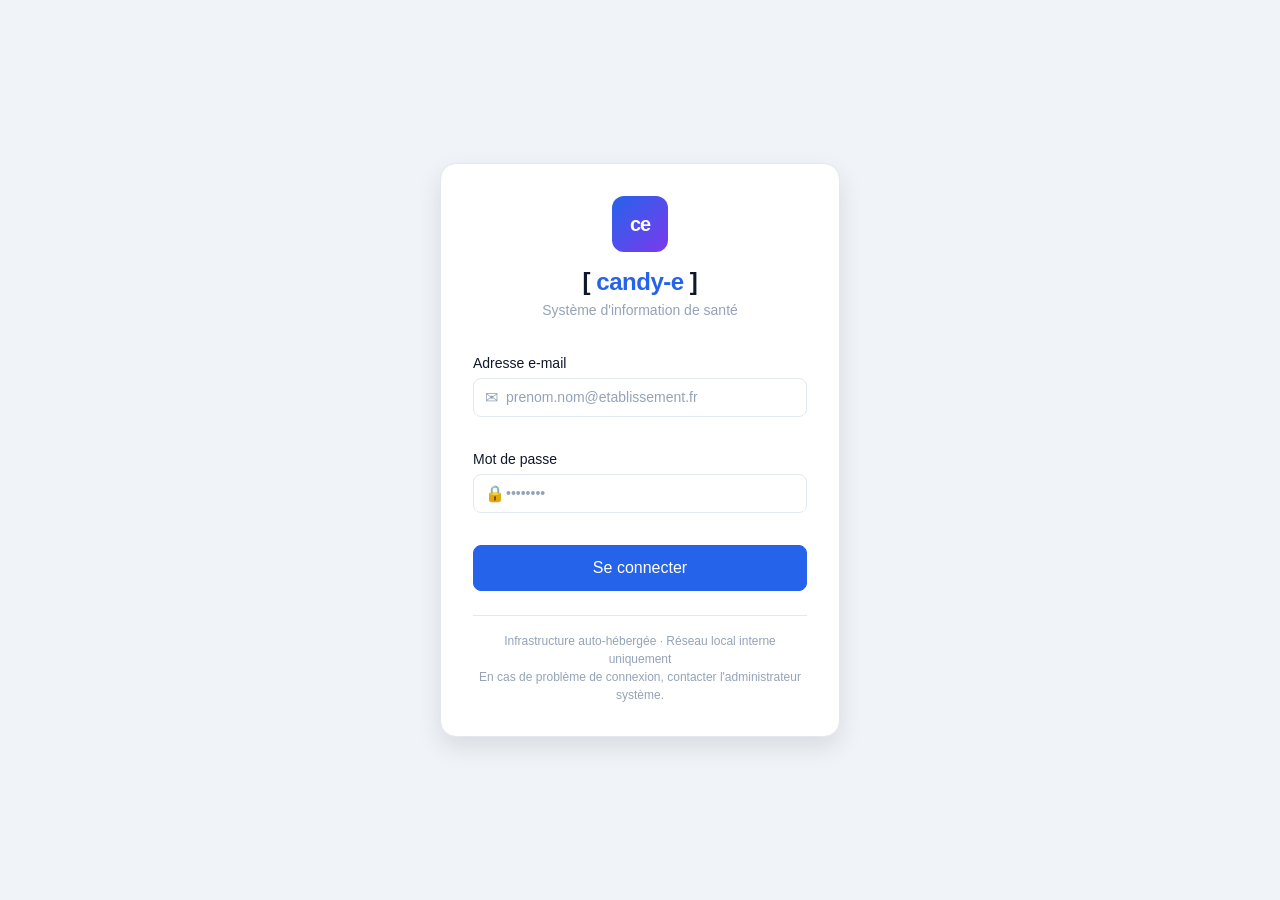
<file: frontend/public/login.html>
<!DOCTYPE html>
<html lang="fr" data-theme="light">
<head>
  <meta charset="UTF-8" />
  <meta name="viewport" content="width=device-width, initial-scale=1.0" />
  <title>[ candy-e ] — Connexion</title>

  <link rel="stylesheet" href="../src/styles/main.css" />
  <script src="./assets/vendor/supabase.min.js"></script>

  <style>
    /* Styles spécifiques à la page de login */
    .login-page {
      min-height: 100vh;
      display: flex;
      align-items: center;
      justify-content: center;
      background: var(--color-bg);
      padding: var(--space-4);
    }

    .login-card {
      background: var(--color-surface);
      border: 1px solid var(--color-border);
      border-radius: var(--radius-xl);
      box-shadow: var(--shadow-lg);
      width: 100%;
      max-width: 400px;
      padding: var(--space-8);
    }

    .login-brand {
      display: flex;
      flex-direction: column;
      align-items: center;
      gap: var(--space-3);
      margin-bottom: var(--space-8);
      text-align: center;
    }

    .login-logo {
      width: 56px;
      height: 56px;
      border-radius: var(--radius-lg);
      background: linear-gradient(135deg, var(--color-primary), #7c3aed);
      display: flex;
      align-items: center;
      justify-content: center;
      color: #fff;
      font-weight: 700;
      font-size: 1.25rem;
      letter-spacing: -1px;
    }

    .login-title {
      font-size: var(--text-2xl);
      font-weight: var(--fw-bold);
      color: var(--color-text);
      letter-spacing: -0.02em;
    }

    .login-title span { color: var(--color-primary); }

    .login-subtitle {
      font-size: var(--text-sm);
      color: var(--color-text-muted);
    }

    .login-form {
      display: flex;
      flex-direction: column;
      gap: var(--space-4);
    }

    .login-error {
      background: var(--color-danger-light);
      color: var(--color-danger-dark, #991b1b);
      border: 1px solid var(--color-danger);
      border-radius: var(--radius-md);
      padding: var(--space-3) var(--space-4);
      font-size: var(--text-sm);
      display: none;
    }

    .login-error.visible { display: block; }

    .login-footer {
      margin-top: var(--space-6);
      text-align: center;
      font-size: var(--text-xs);
      color: var(--color-text-muted);
      border-top: 1px solid var(--color-border);
      padding-top: var(--space-4);
    }

    /* Spinner dans le bouton */
    .btn-spinner {
      display: none;
      width: 16px;
      height: 16px;
      border: 2px solid rgba(255,255,255,.4);
      border-top-color: #fff;
      border-radius: 50%;
      animation: spin .6s linear infinite;
    }

    @keyframes spin { to { transform: rotate(360deg); } }
    .btn--loading .btn-spinner { display: inline-block; }
    .btn--loading .btn-label   { display: none; }
  </style>
</head>
<body>

  <div class="login-page">
    <div class="login-card">

      <!-- Marque -->
      <div class="login-brand">
        <div class="login-logo">ce</div>
        <div>
          <div class="login-title">[ <span>candy-e</span> ]</div>
          <div class="login-subtitle">Système d'information de santé</div>
        </div>
      </div>

      <!-- Formulaire -->
      <form class="login-form" id="login-form" novalidate autocomplete="on">

        <!-- Message d'erreur -->
        <div class="login-error" id="login-error" role="alert"></div>

        <!-- Email -->
        <div class="form-group">
          <label class="label" for="email">Adresse e-mail</label>
          <div class="input-wrapper">
            <span class="input-wrapper__icon" aria-hidden="true">✉</span>
            <input
              class="input"
              type="email"
              id="email"
              name="email"
              autocomplete="email"
              placeholder="prenom.nom@etablissement.fr"
              required
            />
          </div>
        </div>

        <!-- Mot de passe -->
        <div class="form-group">
          <label class="label" for="password">Mot de passe</label>
          <div class="input-wrapper">
            <span class="input-wrapper__icon" aria-hidden="true">🔒</span>
            <input
              class="input"
              type="password"
              id="password"
              name="password"
              autocomplete="current-password"
              placeholder="••••••••"
              required
            />
          </div>
        </div>

        <!-- Bouton -->
        <button type="submit" class="btn btn--primary btn--full btn--lg" id="btn-login">
          <span class="btn-spinner" aria-hidden="true"></span>
          <span class="btn-label">Se connecter</span>
        </button>

      </form>

      <!-- Pied de page -->
      <div class="login-footer">
        Infrastructure auto-hébergée · Réseau local interne uniquement<br />
        En cas de problème de connexion, contacter l'administrateur système.
      </div>

    </div>
  </div>

  <script type="module">
    import { login, redirectIfAuthenticated } from '../src/core/auth.js';

    // Redirige automatiquement si déjà connecté
    await redirectIfAuthenticated();

    const form    = document.getElementById('login-form');
    const btnLogin = document.getElementById('btn-login');
    const errorEl  = document.getElementById('login-error');

    function setLoading(v) {
      btnLogin.classList.toggle('btn--loading', v);
      btnLogin.disabled = v;
    }

    function showError(msg) {
      errorEl.textContent = msg;
      errorEl.classList.add('visible');
    }

    function clearError() {
      errorEl.classList.remove('visible');
    }

    form.addEventListener('submit', async (e) => {
      e.preventDefault();
      clearError();

      const email    = document.getElementById('email').value.trim();
      const password = document.getElementById('password').value;

      if (!email || !password) {
        showError('Veuillez renseigner votre e-mail et votre mot de passe.');
        return;
      }

      setLoading(true);
      try {
        await login(email, password);
        const DEMO_EMAILS = ['emilie@safe-digitalisation.fr', 'demo@safe-digitalisation.fr'];
        if (DEMO_EMAILS.includes(email.toLowerCase())) {
          window.location.href = 'role-select.html';
        } else {
          window.location.href = 'index.html';
        }
      } catch (err) {
        const msg = err?.message?.includes('Invalid login')
          ? 'Identifiants incorrects. Veuillez réessayer.'
          : err?.message ?? 'Erreur de connexion. Contactez l\'administrateur.';
        showError(msg);
      } finally {
        setLoading(false);
      }
    });
  </script>

</body>
</html>
</file>
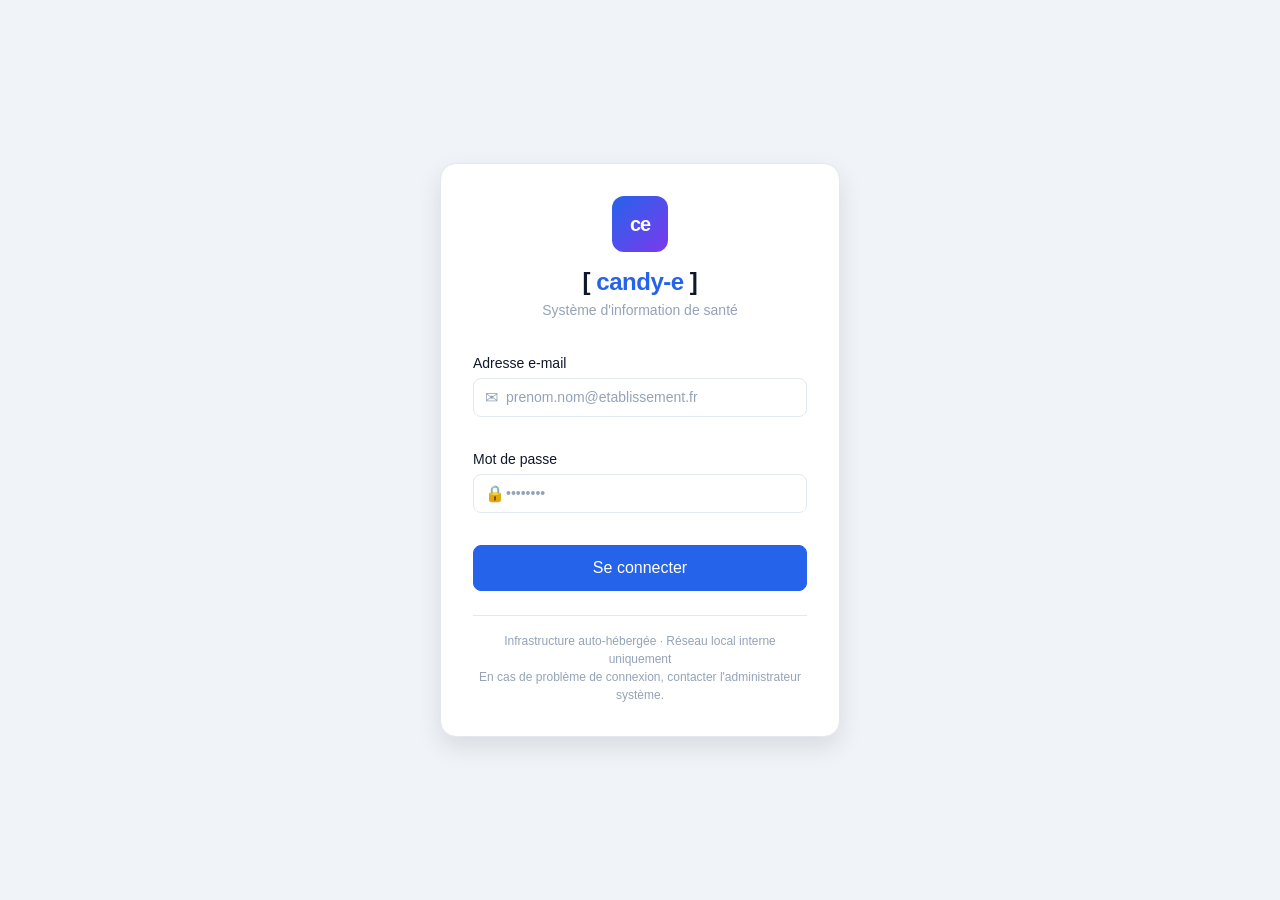
<file: frontend/public/role-select.html>
<!DOCTYPE html>
<html lang="fr" data-theme="light">
<head>
  <meta charset="UTF-8" />
  <meta name="viewport" content="width=device-width, initial-scale=1.0" />
  <title>[ candy-e ] — Choisir un rôle</title>

  <link rel="stylesheet" href="../src/styles/main.css" />
  <script src="./assets/vendor/supabase.min.js"></script>

  <style>
    .role-page {
      min-height: 100vh;
      background: var(--color-bg);
      padding: var(--space-8) var(--space-4);
    }
    .role-page__header {
      text-align: center;
      margin-bottom: var(--space-8);
    }
    .role-logo {
      width: 56px; height: 56px;
      border-radius: var(--radius-lg);
      background: linear-gradient(135deg, var(--color-primary), #7c3aed);
      display: flex; align-items: center; justify-content: center;
      color: #fff; font-weight: 700; font-size: 1.25rem;
      margin: 0 auto var(--space-4);
    }
    .role-grid {
      display: grid;
      grid-template-columns: repeat(auto-fill, minmax(200px, 1fr));
      gap: var(--space-4);
      max-width: 900px;
      margin: 0 auto;
    }
    .role-card {
      background: var(--color-surface);
      border: 2px solid var(--color-border);
      border-radius: var(--radius-xl);
      padding: var(--space-6) var(--space-4);
      cursor: pointer;
      text-align: center;
      transition: border-color .15s, box-shadow .15s, transform .1s;
    }
    .role-card:hover {
      border-color: var(--color-primary);
      box-shadow: 0 0 0 3px var(--color-primary-light);
      transform: translateY(-2px);
    }
    .role-card__icon { font-size: 2rem; margin-bottom: var(--space-3); }
    .role-card__label { font-size: .9375rem; font-weight: 700; color: var(--color-text); }
    .role-card__desc  { font-size: .75rem; color: var(--color-text-muted); margin-top: .25rem; }
    .role-section-title {
      font-size: .6875rem; font-weight: 700; text-transform: uppercase;
      letter-spacing: .08em; color: var(--color-text-muted);
      max-width: 900px; margin: var(--space-6) auto var(--space-3);
    }
    .demo-badge {
      display: inline-block;
      background: var(--color-warning-light, #fef9c3);
      color: var(--color-warning-dark, #854d0e);
      border: 1px solid var(--color-warning);
      border-radius: 999px;
      padding: 4px 12px;
      font-size: .75rem;
      font-weight: 600;
      margin-bottom: var(--space-4);
    }
  </style>
</head>
<body>
  <div class="role-page">
    <div class="role-page__header">
      <div class="role-logo">ce</div>
      <h1 style="font-size:var(--text-2xl);font-weight:700;margin-bottom:.5rem;">Mode démo</h1>
      <div class="demo-badge">🎭 Sélectionne le rôle à simuler</div>
      <p style="color:var(--color-text-muted);font-size:.875rem;max-width:480px;margin:0 auto;">
        Chaque rôle donne accès à des modules et permissions différents.
        Tu peux changer de rôle à tout moment depuis le tableau de bord.
      </p>
    </div>

    <div class="role-section-title">Direction & Administration</div>
    <div class="role-grid" id="grid-admin"></div>

    <div class="role-section-title">Personnel soignant</div>
    <div class="role-grid" id="grid-soins"></div>

    <div class="role-section-title">Paramédical & Support</div>
    <div class="role-grid" id="grid-para"></div>
  </div>

  <script type="module">
    import { getSession } from '../src/core/auth.js';

    // Vérifier que l'utilisateur est bien connecté
    const session = await getSession();
    if (!session) { window.location.replace('login.html?fresh=1'); }

    const ROLES = [
      // Administration
      { id: 'admin_crm',      label: 'Administrateur',    icon: '🛡️',  desc: 'Accès complet — gestion système',           group: 'admin' },
      { id: 'cadre',          label: 'Cadre de santé',    icon: '📊',  desc: 'Pilotage, planning et coordination',         group: 'admin' },
      // Soignants
      { id: 'medecin',        label: 'Médecin',           icon: '🩺',  desc: 'Consultations, ordonnances, dossier complet',group: 'soins' },
      { id: 'infirmiere',     label: 'Infirmier(e)',       icon: '💉',  desc: 'Soins, transmissions, traitements',          group: 'soins' },
      { id: 'aide_soignante', label: 'Aide-soignant(e)',  icon: '🤝',  desc: 'Soins de confort, notes de suivi',           group: 'soins' },
      // Paramédical & support
      { id: 'kine',           label: 'Kinésithérapeute',  icon: '🏋️',  desc: 'Rééducation et suivi fonctionnel',           group: 'para' },
      { id: 'psycho',         label: 'Psychologue',       icon: '🧠',  desc: 'Santé mentale et accompagnement',            group: 'para' },
      { id: 'ergo',           label: 'Ergothérapeute',    icon: '♿',  desc: 'Suivi de l\'autonomie',                      group: 'para' },
      { id: 'ash',            label: 'ASH',               icon: '🏠',  desc: 'Services hôteliers et logistique',           group: 'para' },
      { id: 'secretaire',     label: 'Secrétaire',        icon: '📋',  desc: 'Agenda et gestion administrative',           group: 'para' },
    ];

    const grids = { admin: 'grid-admin', soins: 'grid-soins', para: 'grid-para' };

    ROLES.forEach(role => {
      const grid = document.getElementById(grids[role.group]);
      if (!grid) return;
      const card = document.createElement('div');
      card.className = 'role-card';
      card.innerHTML = `
        <div class="role-card__icon">${role.icon}</div>
        <div class="role-card__label">${role.label}</div>
        <div class="role-card__desc">${role.desc}</div>
      `;
      card.addEventListener('click', () => {
        sessionStorage.setItem('candy_demo_role', role.id);
        window.location.replace('index.html');
      });
      grid.appendChild(card);
    });
  </script>
</body>
</html>
</file>
<file: src/styles/main.css>
/* ==============================================================================
   [ candy-e ] — POINT D'ENTRÉE CSS
   Fichier : styles/main.css
   Importe tous les modules CSS dans l'ordre correct.
   ============================================================================== */

/* 1. Tokens (variables — doit être en premier) */
@import './tokens.css';

/* 2. Thème actif (light par défaut, dark via data-theme="dark") */
@import './themes/light.css';
@import './themes/dark.css';

/* 3. Base */
@import './base/reset.css';
@import './base/typography.css';

/* 4. Layout */
@import './layout.css';

/* 5. Composants */
@import './components/button.css';
@import './components/card.css';
@import './components/form.css';
@import './components/table.css';
@import './components/badge.css';
@import './components/modal.css';
@import './components/toast.css';

/* ==============================================================================
   UTILITAIRES GLOBAUX
   ============================================================================== */

/* Flexbox */
.flex         { display: flex; }
.flex-col     { display: flex; flex-direction: column; }
.items-center { align-items: center; }
.items-start  { align-items: flex-start; }
.justify-between { justify-content: space-between; }
.justify-center  { justify-content: center; }
.justify-end     { justify-content: flex-end; }
.gap-1 { gap: var(--space-1); }
.gap-2 { gap: var(--space-2); }
.gap-3 { gap: var(--space-3); }
.gap-4 { gap: var(--space-4); }
.gap-6 { gap: var(--space-6); }
.flex-1 { flex: 1; }
.flex-wrap { flex-wrap: wrap; }

/* Marges */
.mt-2 { margin-top: var(--space-2); }
.mt-4 { margin-top: var(--space-4); }
.mt-6 { margin-top: var(--space-6); }
.mb-2 { margin-bottom: var(--space-2); }
.mb-4 { margin-bottom: var(--space-4); }
.mb-6 { margin-bottom: var(--space-6); }

/* Affichage */
.hidden   { display: none !important; }
.visible  { display: block; }
.w-full   { width: 100%; }
.h-full   { height: 100%; }

/* Bordures et arrondis */
.rounded-sm { border-radius: var(--radius-sm); }
.rounded-md { border-radius: var(--radius-md); }
.rounded-lg { border-radius: var(--radius-lg); }
.rounded-full { border-radius: var(--radius-full); }

/* Curseur */
.cursor-pointer { cursor: pointer; }

/* Overflow */
.overflow-hidden { overflow: hidden; }
.overflow-auto   { overflow: auto; }

/* Séparateur */
.divider {
  height: 1px;
  background: var(--color-border);
  margin: var(--space-4) 0;
}

/* Skeleton loading */
.skeleton {
  background: linear-gradient(
    90deg,
    var(--color-surface-raised) 25%,
    var(--color-surface-overlay) 50%,
    var(--color-surface-raised) 75%
  );
  background-size: 200% 100%;
  animation: skeleton-pulse 1.5s ease-in-out infinite;
  border-radius: var(--radius-md);
}

@keyframes skeleton-pulse {
  0%   { background-position: 200% 0; }
  100% { background-position: -200% 0; }
}

/* Indicateur de statut serveur */
.status-dot {
  width: 8px;
  height: 8px;
  border-radius: 50%;
  background: var(--color-success);
  animation: pulse-dot 2.5s ease-in-out infinite;
}

.status-dot--warning { background: var(--color-warning); }
.status-dot--danger  { background: var(--color-danger); }

@keyframes pulse-dot {
  0%, 100% { opacity: 1; }
  50%       { opacity: 0.35; }
}
</file>
<file: frontend/src/styles/main.css>
/* ==============================================================================
   [ candy-e ] — POINT D'ENTRÉE CSS
   Fichier : styles/main.css
   Importe tous les modules CSS dans l'ordre correct.
   ============================================================================== */

/* 1. Tokens (variables — doit être en premier) */
@import './tokens.css';

/* 2. Thème actif (light par défaut, dark via data-theme="dark") */
@import './themes/light.css';
@import './themes/dark.css';

/* 3. Base */
@import './base/reset.css';
@import './base/typography.css';

/* 4. Layout */
@import './layout.css';

/* 5. Composants */
@import './components/button.css';
@import './components/card.css';
@import './components/form.css';
@import './components/table.css';
@import './components/badge.css';
@import './components/modal.css';
@import './components/toast.css';

/* ==============================================================================
   UTILITAIRES GLOBAUX
   ============================================================================== */

/* Flexbox */
.flex         { display: flex; }
.flex-col     { display: flex; flex-direction: column; }
.items-center { align-items: center; }
.items-start  { align-items: flex-start; }
.justify-between { justify-content: space-between; }
.justify-center  { justify-content: center; }
.justify-end     { justify-content: flex-end; }
.gap-1 { gap: var(--space-1); }
.gap-2 { gap: var(--space-2); }
.gap-3 { gap: var(--space-3); }
.gap-4 { gap: var(--space-4); }
.gap-6 { gap: var(--space-6); }
.flex-1 { flex: 1; }
.flex-wrap { flex-wrap: wrap; }

/* Marges */
.mt-2 { margin-top: var(--space-2); }
.mt-4 { margin-top: var(--space-4); }
.mt-6 { margin-top: var(--space-6); }
.mb-2 { margin-bottom: var(--space-2); }
.mb-4 { margin-bottom: var(--space-4); }
.mb-6 { margin-bottom: var(--space-6); }

/* Affichage */
.hidden   { display: none !important; }
.visible  { display: block; }
.w-full   { width: 100%; }
.h-full   { height: 100%; }

/* Bordures et arrondis */
.rounded-sm { border-radius: var(--radius-sm); }
.rounded-md { border-radius: var(--radius-md); }
.rounded-lg { border-radius: var(--radius-lg); }
.rounded-full { border-radius: var(--radius-full); }

/* Curseur */
.cursor-pointer { cursor: pointer; }

/* Overflow */
.overflow-hidden { overflow: hidden; }
.overflow-auto   { overflow: auto; }

/* Séparateur */
.divider {
  height: 1px;
  background: var(--color-border);
  margin: var(--space-4) 0;
}

/* Skeleton loading */
.skeleton {
  background: linear-gradient(
    90deg,
    var(--color-surface-raised) 25%,
    var(--color-surface-overlay) 50%,
    var(--color-surface-raised) 75%
  );
  background-size: 200% 100%;
  animation: skeleton-pulse 1.5s ease-in-out infinite;
  border-radius: var(--radius-md);
}

@keyframes skeleton-pulse {
  0%   { background-position: 200% 0; }
  100% { background-position: -200% 0; }
}

/* Indicateur de statut serveur */
.status-dot {
  width: 8px;
  height: 8px;
  border-radius: 50%;
  background: var(--color-success);
  animation: pulse-dot 2.5s ease-in-out infinite;
}

.status-dot--warning { background: var(--color-warning); }
.status-dot--danger  { background: var(--color-danger); }

@keyframes pulse-dot {
  0%, 100% { opacity: 1; }
  50%       { opacity: 0.35; }
}
</file>
